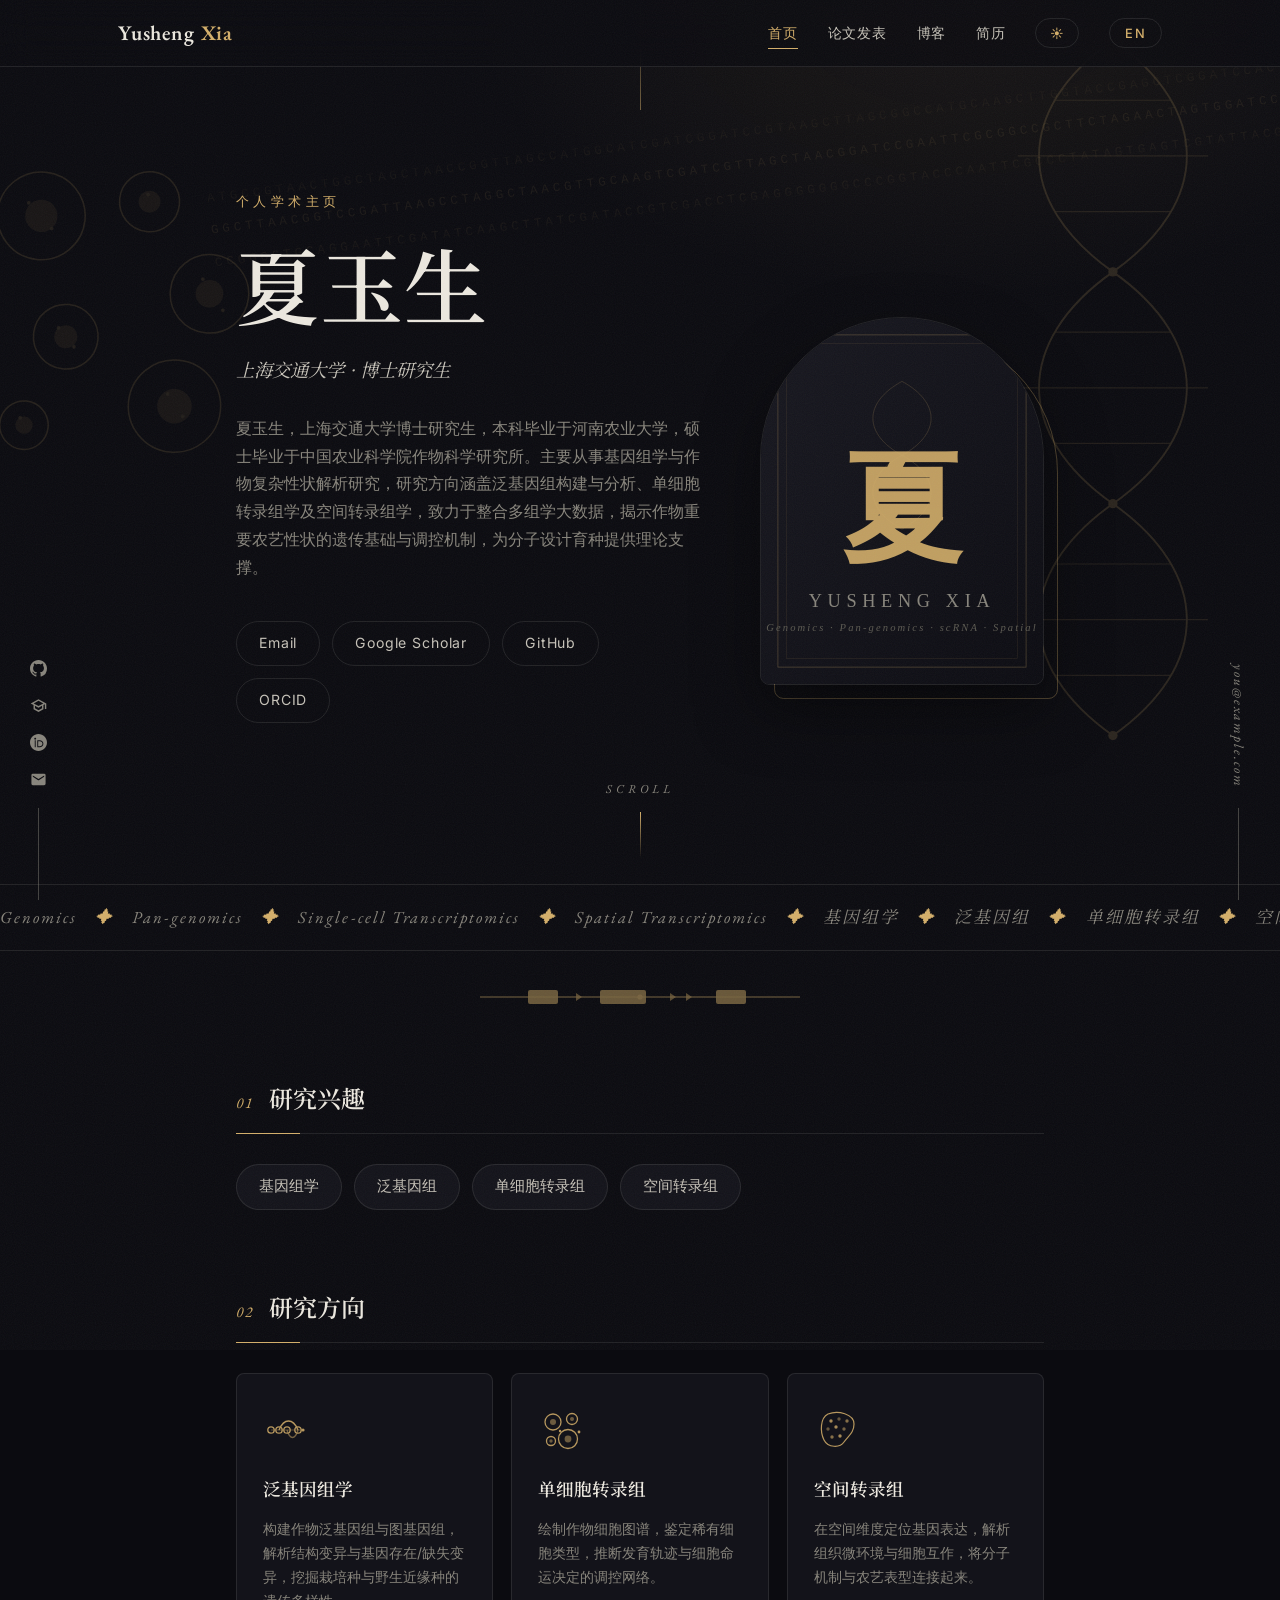
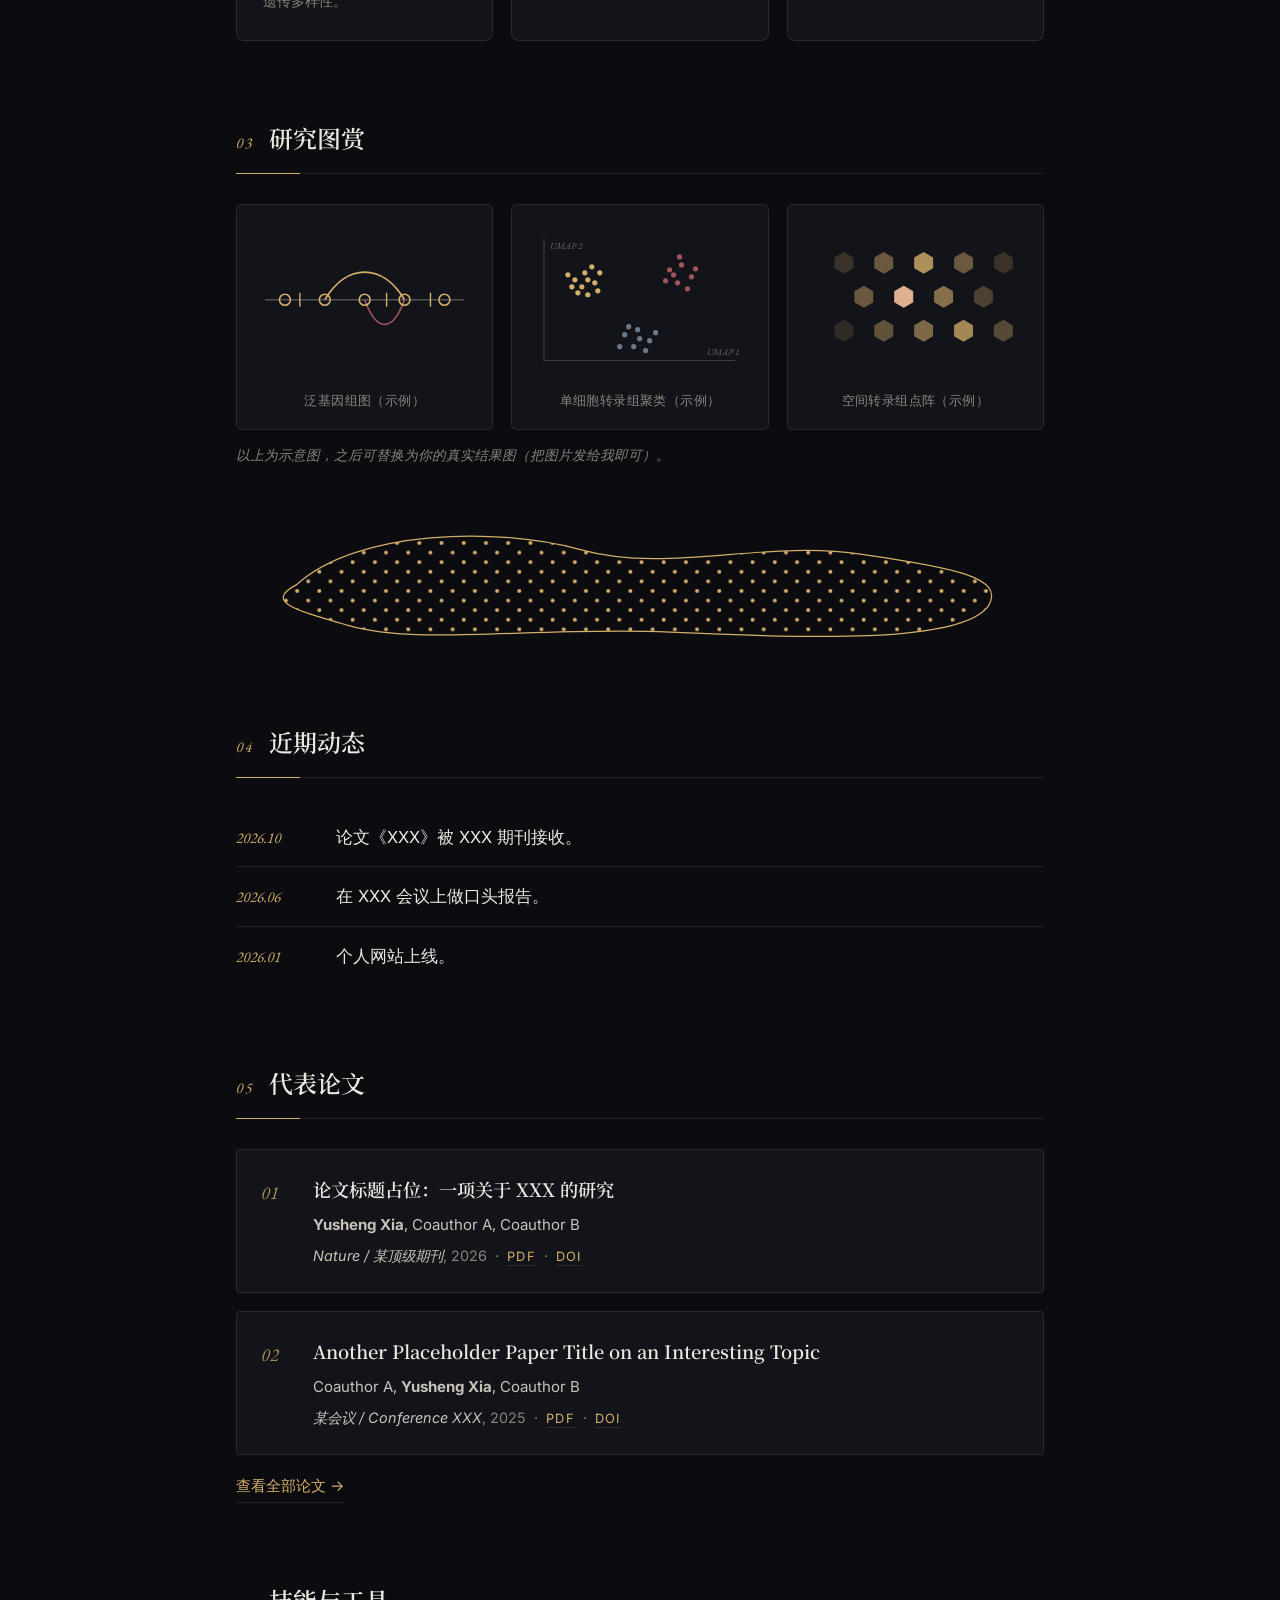
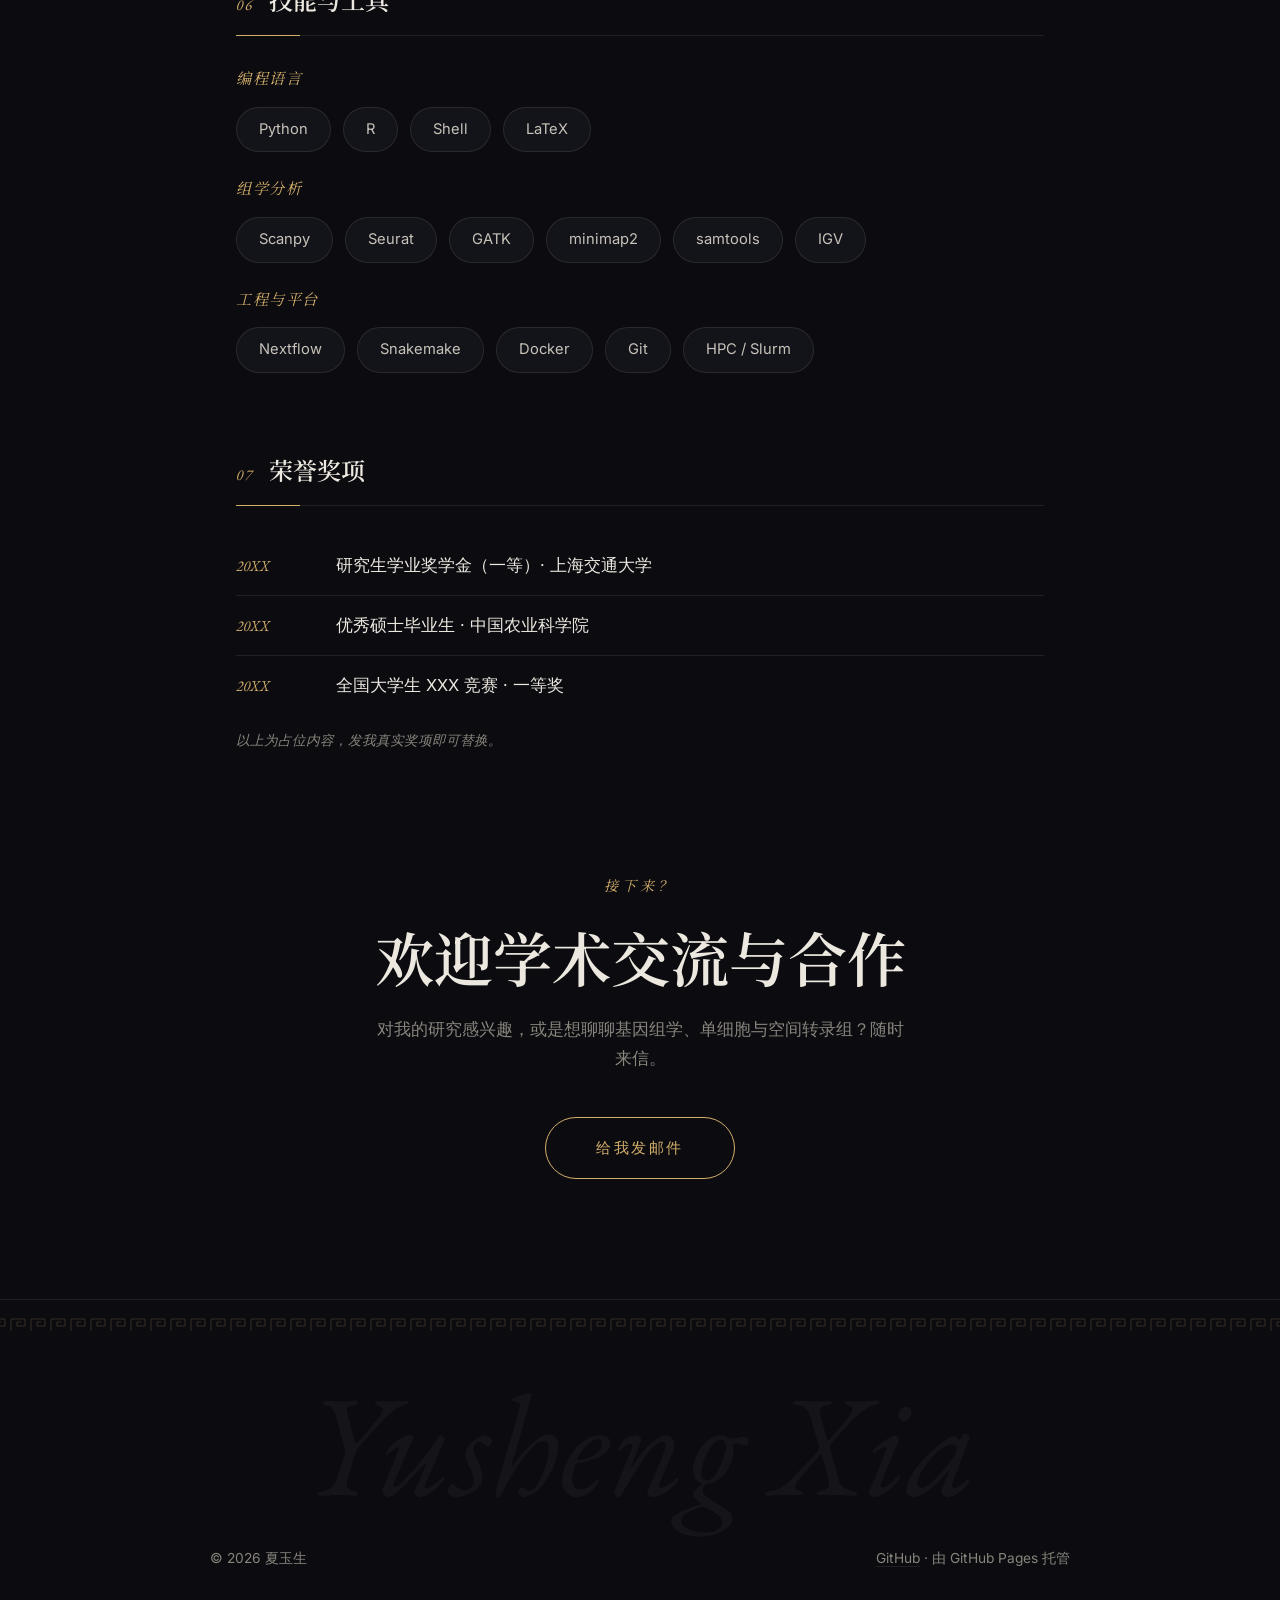
<file: index.html>
<!DOCTYPE html>
<html lang="zh-CN" data-lang="zh" data-theme="dark">
<head>
  <meta charset="UTF-8">
  <meta name="viewport" content="width=device-width, initial-scale=1.0">
  <title>夏玉生 · Yusheng Xia</title>
  <meta name="description" content="夏玉生的个人学术主页：基因组学、泛基因组、单细胞与空间转录组学研究 | Personal academic homepage of Yusheng Xia">
  <link rel="preconnect" href="https://fonts.googleapis.com">
  <link rel="preconnect" href="https://fonts.gstatic.com" crossorigin>
  <link href="https://fonts.googleapis.com/css2?family=Cormorant+Garamond:ital,wght@0,300;0,400;0,500;1,300;1,400&family=EB+Garamond:ital,wght@0,400;0,500;0,600;1,400&family=Noto+Serif+SC:wght@400;500;600;700&family=Inter:wght@300;400;500&display=swap" rel="stylesheet">
  <link rel="stylesheet" href="assets/css/style.css">
</head>
<body>
  <div class="grain" aria-hidden="true"></div>
  <div class="grid-lines" aria-hidden="true"></div>

  <aside class="rail rail-left" aria-hidden="true">
    <a href="https://github.com/yusheng-XIA" target="_blank" rel="noopener" aria-label="GitHub">
      <svg viewBox="0 0 16 16" width="17" height="17" fill="currentColor"><path d="M8 0C3.58 0 0 3.58 0 8c0 3.54 2.29 6.53 5.47 7.59.4.07.55-.17.55-.38 0-.19-.01-.82-.01-1.49-2.01.37-2.53-.49-2.69-.94-.09-.23-.48-.94-.82-1.13-.28-.15-.68-.52-.01-.53.63-.01 1.08.58 1.23.82.72 1.21 1.87.87 2.33.66.07-.52.28-.87.51-1.07-1.78-.2-3.64-.89-3.64-3.95 0-.87.31-1.59.82-2.15-.08-.2-.36-1.02.08-2.12 0 0 .67-.21 2.2.82.64-.18 1.32-.27 2-.27s1.36.09 2 .27c1.53-1.04 2.2-.82 2.2-.82.44 1.1.16 1.92.08 2.12.51.56.82 1.27.82 2.15 0 3.07-1.87 3.75-3.65 3.95.29.25.54.73.54 1.48 0 1.07-.01 1.93-.01 2.2 0 .21.15.46.55.38A8.01 8.01 0 0 0 16 8c0-4.42-3.58-8-8-8Z"/></svg>
    </a>
    <a href="https://scholar.google.com" target="_blank" rel="noopener" aria-label="Google Scholar">
      <svg viewBox="0 0 24 24" width="17" height="17" fill="currentColor"><path d="M12 3 1 9l4 2.18v6L12 21l7-3.82v-6l2-1.09V17h2V9L12 3Zm6.82 6L12 12.72 5.18 9 12 5.28 18.82 9ZM17 15.99l-5 2.73-5-2.73v-3.72L12 15l5-2.73v3.72Z"/></svg>
    </a>
    <a href="https://orcid.org" target="_blank" rel="noopener" aria-label="ORCID">
      <svg viewBox="0 0 24 24" width="17" height="17" fill="currentColor"><path d="M12 0C5.37 0 0 5.37 0 12s5.37 12 12 12 12-5.37 12-12S18.63 0 12 0ZM7.37 5.3c.73 0 1.32.6 1.32 1.32 0 .73-.6 1.32-1.32 1.32A1.31 1.31 0 0 1 6.05 6.6c0-.72.59-1.3 1.32-1.3Zm-.65 3.6h1.3v9.75h-1.3V8.9Zm3.55 0h3.6c2.6 0 5.02 1.97 5.02 4.87 0 2.9-2.42 4.88-5.02 4.88h-3.6V8.9Zm1.3 1.28v7.2h2.3c2.03 0 3.7-1.6 3.7-3.6 0-2.01-1.67-3.6-3.7-3.6h-2.3Z"/></svg>
    </a>
    <a href="mailto:you@example.com" aria-label="Email">
      <svg viewBox="0 0 24 24" width="17" height="17" fill="currentColor"><path d="M20 4H4a2 2 0 0 0-2 2v12a2 2 0 0 0 2 2h16a2 2 0 0 0 2-2V6a2 2 0 0 0-2-2Zm0 4.24-7.44 4.65a1 1 0 0 1-1.12 0L4 8.24V6.4l8 5 8-5v1.84Z"/></svg>
    </a>
    <span class="rail-line"></span>
  </aside>
  <aside class="rail rail-right" aria-hidden="true">
    <a href="mailto:you@example.com" class="rail-mail">you@example.com</a>
    <span class="rail-line"></span>
  </aside>

  <nav class="nav">
    <div class="nav-inner">
      <a href="index.html" class="nav-brand">Yusheng <em>Xia</em></a>
      <div class="nav-links">
        <a href="index.html" class="active"><span class="lang lang-zh">首页</span><span class="lang lang-en">Home</span></a>
        <a href="publications.html"><span class="lang lang-zh">论文发表</span><span class="lang lang-en">Publications</span></a>
        <a href="blog.html"><span class="lang lang-zh">博客</span><span class="lang lang-en">Blog</span></a>
        <a href="cv.html"><span class="lang lang-zh">简历</span><span class="lang lang-en">CV</span></a>
        <button id="theme-toggle" class="theme-toggle" aria-label="Toggle theme">☀</button>
        <button id="lang-toggle" class="lang-toggle" aria-label="Switch language">EN</button>
      </div>
    </div>
  </nav>

  <header class="hero">
    <div class="seq-texture" aria-hidden="true">ATGCCGTAACTGGCTAGCTAACCGGTTAGCCATGGCATCGATCGGATCCGTAAGCTTAGCGGCCATGCAAGCTTGGTACCGAGCTCGGATCCACTAGT
GGCTTAACGGTCCGATTAAGCCTAGGCTAACGTTGCAAGTCGATCGTTAGCTAACGGATCCGAATTCGCGGCCGCTTCTAGAACTAGTGGATCCCC
CCGGGCTGCAGGAATTCGATATCAAGCTTATCGATACCGTCGACCTCGAGGGGGGGCCCGGTACCCAATTCGCCCTATAGTGAGTCGTATTACGCG</div>
    <svg class="helix" viewBox="0 0 200 640" aria-hidden="true">
      <path d="M100,0 C185,60 185,140 100,200 C15,260 15,340 100,400 C185,460 185,540 100,600" fill="none"/>
      <path d="M100,0 C15,60 15,140 100,200 C185,260 185,340 100,400 C15,460 15,540 100,600" fill="none"/>
      <line x1="150" y1="52" x2="50" y2="52"/>
      <line x1="182" y1="100" x2="18" y2="100"/>
      <line x1="150" y1="148" x2="50" y2="148"/>
      <line x1="50" y1="252" x2="150" y2="252"/>
      <line x1="18" y1="300" x2="182" y2="300"/>
      <line x1="50" y1="348" x2="150" y2="348"/>
      <line x1="150" y1="452" x2="50" y2="452"/>
      <line x1="182" y1="500" x2="18" y2="500"/>
      <line x1="150" y1="548" x2="50" y2="548"/>
      <circle cx="100" cy="0" r="4"/>
      <circle cx="100" cy="200" r="4"/>
      <circle cx="100" cy="400" r="4"/>
      <circle cx="100" cy="600" r="4"/>
    </svg>
    <svg class="cells-texture" viewBox="0 0 260 300" aria-hidden="true">
      <g class="cell">
        <circle class="membrane" cx="60" cy="70" r="38"/><circle class="nucleus" cx="60" cy="70" r="14"/>
      </g>
      <g class="cell">
        <circle class="membrane" cx="152" cy="48" r="26"/><circle class="nucleus" cx="152" cy="48" r="9.5"/>
      </g>
      <g class="cell">
        <circle class="membrane" cx="212" cy="122" r="34"/><circle class="nucleus" cx="212" cy="122" r="12"/>
      </g>
      <g class="cell">
        <circle class="membrane" cx="92" cy="172" r="28"/><circle class="nucleus" cx="92" cy="172" r="10"/>
      </g>
      <g class="cell">
        <circle class="membrane" cx="192" cy="222" r="40"/><circle class="nucleus" cx="192" cy="222" r="15"/>
      </g>
      <g class="cell">
        <circle class="membrane" cx="64" cy="252" r="21"/><circle class="nucleus" cx="64" cy="252" r="7.5"/>
      </g>
      <g class="transcripts">
        <circle cx="48" cy="60" r="1.6"/><circle cx="70" cy="80" r="1.6"/><circle cx="205" cy="110" r="1.6"/>
        <circle cx="225" cy="135" r="1.6"/><circle cx="85" cy="165" r="1.6"/><circle cx="100" cy="180" r="1.6"/>
        <circle cx="185" cy="212" r="1.6"/><circle cx="200" cy="230" r="1.6"/><circle cx="150" cy="42" r="1.6"/>
        <circle cx="60" cy="246" r="1.6"/>
      </g>
    </svg>
    <div class="container hero-grid">
      <div class="hero-text">
      <p class="hero-kicker reveal">
        <span class="lang lang-zh">个人学术主页</span><span class="lang lang-en">Personal Academic Homepage</span>
      </p>
      <h1 class="hero-name reveal">
        <span class="lang lang-zh">夏玉生</span><span class="lang lang-en">Yusheng Xia</span>
      </h1>
      <p class="hero-title reveal">
        <span class="lang lang-zh">上海交通大学 · 博士研究生</span>
        <span class="lang lang-en">Ph.D. Candidate, Shanghai Jiao Tong University</span>
      </p>
      <p class="hero-bio reveal">
        <span class="lang lang-zh">夏玉生，上海交通大学博士研究生，本科毕业于河南农业大学，硕士毕业于中国农业科学院作物科学研究所。主要从事基因组学与作物复杂性状解析研究，研究方向涵盖泛基因组构建与分析、单细胞转录组学及空间转录组学，致力于整合多组学大数据，揭示作物重要农艺性状的遗传基础与调控机制，为分子设计育种提供理论支撑。</span>
        <span class="lang lang-en">Yusheng Xia is a Ph.D. candidate at Shanghai Jiao Tong University. He received his B.S. degree from Henan Agricultural University and his M.S. degree from the Institute of Crop Sciences, Chinese Academy of Agricultural Sciences. His research focuses on genomics and the dissection of complex traits in crops, spanning pan-genome construction and analysis, single-cell transcriptomics, and spatial transcriptomics. By integrating multi-omics data, he aims to unravel the genetic basis and regulatory mechanisms underlying key agronomic traits, providing theoretical support for molecular design breeding.</span>
      </p>
      <div class="hero-links reveal">
        <a href="mailto:you@example.com">Email</a>
        <a href="https://scholar.google.com" target="_blank" rel="noopener">Google Scholar</a>
        <a href="https://github.com/yusheng-XIA" target="_blank" rel="noopener">GitHub</a>
        <a href="https://orcid.org" target="_blank" rel="noopener">ORCID</a>
      </div>
      </div>
      <div class="portrait reveal">
        <img src="assets/img/portrait.svg" alt="夏玉生 Yusheng Xia">
      </div>
    </div>

    <a class="scroll-hint" href="#main-content" aria-hidden="true">
      <span class="scroll-hint-text">Scroll</span>
      <span class="scroll-hint-line"></span>
    </a>

    <div class="marquee" aria-hidden="true">
      <div class="marquee-track">
        <span>Genomics<b>✦</b>Pan-genomics<b>✦</b>Single-cell Transcriptomics<b>✦</b>Spatial Transcriptomics<b>✦</b>基因组学<b>✦</b>泛基因组<b>✦</b>单细胞转录组<b>✦</b>空间转录组<b>✦</b></span><span>Genomics<b>✦</b>Pan-genomics<b>✦</b>Single-cell Transcriptomics<b>✦</b>Spatial Transcriptomics<b>✦</b>基因组学<b>✦</b>泛基因组<b>✦</b>单细胞转录组<b>✦</b>空间转录组<b>✦</b></span>
      </div>
    </div>
  </header>

  <div class="ornament" aria-hidden="true">
    <svg viewBox="0 0 320 24" width="320" height="24">
      <line x1="0" y1="12" x2="320" y2="12"/>
      <rect x="48" y="5" width="30" height="14" rx="2"/>
      <rect x="120" y="5" width="46" height="14" rx="2"/>
      <rect x="236" y="5" width="30" height="14" rx="2"/>
      <path d="M96,8 l6,4 l-6,4 z"/>
      <path d="M190,8 l6,4 l-6,4 z"/>
      <path d="M206,8 l6,4 l-6,4 z"/>
      <circle cx="160" cy="12" r="2.6"/>
    </svg>
  </div>

  <main class="container" id="main-content">

    <section class="section reveal">
      <h2 class="section-title">
        <span class="lang lang-zh">研究兴趣</span><span class="lang lang-en">Research Interests</span>
      </h2>
      <div class="chips">
        <span class="chip"><span class="lang lang-zh">基因组学</span><span class="lang lang-en">Genomics</span></span>
        <span class="chip"><span class="lang lang-zh">泛基因组</span><span class="lang lang-en">Pan-genomics</span></span>
        <span class="chip"><span class="lang lang-zh">单细胞转录组</span><span class="lang lang-en">Single-cell Transcriptomics</span></span>
        <span class="chip"><span class="lang lang-zh">空间转录组</span><span class="lang lang-en">Spatial Transcriptomics</span></span>
      </div>
    </section>

    <section class="section reveal">
      <h2 class="section-title">
        <span class="lang lang-zh">研究方向</span><span class="lang lang-en">Research Directions</span>
      </h2>
      <div class="dir-grid">
        <div class="dir-card">
          <div class="dir-icon">
            <svg viewBox="0 0 48 48" aria-hidden="true">
              <path d="M8 24 H40" stroke="currentColor" stroke-width="1.1" opacity=".4" fill="none"/>
              <path d="M16 24 C21 12 30 12 35 24" stroke="currentColor" stroke-width="1.3" fill="none"/>
              <path d="M24 24 C27 34 32 34 35 24" stroke="currentColor" stroke-width="1.3" fill="none" opacity=".6"/>
              <circle cx="8" cy="24" r="3.2" fill="none" stroke="currentColor" stroke-width="1.3"/>
              <circle cx="16" cy="24" r="3.2" fill="none" stroke="currentColor" stroke-width="1.3"/>
              <circle cx="24" cy="24" r="3.2" fill="none" stroke="currentColor" stroke-width="1.3"/>
              <circle cx="35" cy="24" r="3.2" fill="none" stroke="currentColor" stroke-width="1.3"/>
              <circle cx="40" cy="24" r="1.6" fill="currentColor"/>
            </svg>
          </div>
          <h3 class="dir-title">
            <span class="lang lang-zh">泛基因组学</span><span class="lang lang-en">Pan-genomics</span>
          </h3>
          <p class="dir-desc">
            <span class="lang lang-zh">构建作物泛基因组与图基因组，解析结构变异与基因存在/缺失变异，挖掘栽培种与野生近缘种的遗传多样性。</span>
            <span class="lang lang-en">Constructing crop pan-genomes and graph genomes to resolve structural and presence/absence variation, mining genetic diversity across cultivars and wild relatives.</span>
          </p>
        </div>
        <div class="dir-card">
          <div class="dir-icon">
            <svg viewBox="0 0 48 48" aria-hidden="true">
              <circle cx="15" cy="16" r="8" fill="none" stroke="currentColor" stroke-width="1.3"/>
              <circle cx="15" cy="16" r="3" fill="currentColor" opacity=".55"/>
              <circle cx="34" cy="13" r="5.5" fill="none" stroke="currentColor" stroke-width="1.3"/>
              <circle cx="34" cy="13" r="2" fill="currentColor" opacity=".55"/>
              <circle cx="30" cy="33" r="9.5" fill="none" stroke="currentColor" stroke-width="1.3"/>
              <circle cx="30" cy="33" r="3.4" fill="currentColor" opacity=".55"/>
              <circle cx="13" cy="35" r="4.5" fill="none" stroke="currentColor" stroke-width="1.3"/>
              <circle cx="13" cy="35" r="1.7" fill="currentColor" opacity=".55"/>
              <circle cx="41" cy="26" r="1.4" fill="currentColor"/>
              <circle cx="22" cy="25" r="1.2" fill="currentColor"/>
            </svg>
          </div>
          <h3 class="dir-title">
            <span class="lang lang-zh">单细胞转录组</span><span class="lang lang-en">Single-cell Transcriptomics</span>
          </h3>
          <p class="dir-desc">
            <span class="lang lang-zh">绘制作物细胞图谱，鉴定稀有细胞类型，推断发育轨迹与细胞命运决定的调控网络。</span>
            <span class="lang lang-en">Charting crop cell atlases, identifying rare cell types, and inferring developmental trajectories and the regulatory networks that determine cell fate.</span>
          </p>
        </div>
        <div class="dir-card">
          <div class="dir-icon">
            <svg viewBox="0 0 48 48" aria-hidden="true">
              <path d="M14 8 C24 4 40 8 40 18 C40 27 34 30 30 36 C26 42 14 42 10 34 C6 26 6 12 14 8 Z" fill="none" stroke="currentColor" stroke-width="1.2"/>
              <g fill="currentColor">
                <circle cx="17" cy="15" r="1.7" opacity=".9"/>
                <circle cx="25" cy="13" r="1.7" opacity=".5"/>
                <circle cx="33" cy="15" r="1.7" opacity=".7"/>
                <circle cx="14" cy="23" r="1.7" opacity=".5"/>
                <circle cx="22" cy="21" r="1.7" opacity=".9"/>
                <circle cx="30" cy="23" r="1.7" opacity=".6"/>
                <circle cx="18" cy="31" r="1.7" opacity=".7"/>
                <circle cx="26" cy="30" r="1.7" opacity=".9"/>
              </g>
            </svg>
          </div>
          <h3 class="dir-title">
            <span class="lang lang-zh">空间转录组</span><span class="lang lang-en">Spatial Transcriptomics</span>
          </h3>
          <p class="dir-desc">
            <span class="lang lang-zh">在空间维度定位基因表达，解析组织微环境与细胞互作，将分子机制与农艺表型连接起来。</span>
            <span class="lang lang-en">Mapping gene expression in its spatial context to dissect tissue microenvironments and cell–cell interactions, linking molecular mechanisms to agronomic phenotypes.</span>
          </p>
        </div>
      </div>
    </section>

    <section class="section reveal">
      <h2 class="section-title">
        <span class="lang lang-zh">研究图赏</span><span class="lang lang-en">Research in Figures</span>
      </h2>
      <div class="figure-grid">
        <figure class="figure-card">
          <svg viewBox="0 0 220 150" aria-hidden="true">
            <path d="M10,75 H210" stroke="currentColor" stroke-width="1.4" opacity=".35" fill="none"/>
            <path d="M70,75 C92,38 128,38 150,75" stroke="#d4af6a" stroke-width="1.6" fill="none"/>
            <path d="M110,75 C122,108 138,108 150,75" stroke="#a4535c" stroke-width="1.6" fill="none"/>
            <line x1="45" y1="68" x2="45" y2="82" stroke="#d4af6a" stroke-width="1.4"/>
            <line x1="132" y1="68" x2="132" y2="82" stroke="#d4af6a" stroke-width="1.4"/>
            <line x1="176" y1="68" x2="176" y2="82" stroke="#d4af6a" stroke-width="1.4"/>
            <circle cx="30" cy="75" r="5.5" fill="none" stroke="#d4af6a" stroke-width="1.6"/>
            <circle cx="70" cy="75" r="5.5" fill="none" stroke="#d4af6a" stroke-width="1.6"/>
            <circle cx="110" cy="75" r="5.5" fill="none" stroke="#d4af6a" stroke-width="1.6"/>
            <circle cx="150" cy="75" r="5.5" fill="none" stroke="#d4af6a" stroke-width="1.6"/>
            <circle cx="190" cy="75" r="5.5" fill="none" stroke="#d4af6a" stroke-width="1.6"/>
          </svg>
          <figcaption><span class="lang lang-zh">泛基因组图（示例）</span><span class="lang lang-en">Pan-genome graph (placeholder)</span></figcaption>
        </figure>
        <figure class="figure-card">
          <svg viewBox="0 0 220 150" aria-hidden="true">
            <line x1="14" y1="136" x2="14" y2="14" stroke="currentColor" stroke-width="1" opacity=".25"/>
            <line x1="14" y1="136" x2="206" y2="136" stroke="currentColor" stroke-width="1" opacity=".25"/>
            <g fill="#d4af6a">
              <circle cx="45" cy="55" r="2.6"/><circle cx="55" cy="48" r="2.6"/><circle cx="65" cy="58" r="2.6"/>
              <circle cx="58" cy="70" r="2.6"/><circle cx="48" cy="68" r="2.6"/><circle cx="70" cy="48" r="2.6"/>
              <circle cx="62" cy="42" r="2.6"/><circle cx="52" cy="62" r="2.6"/><circle cx="68" cy="66" r="2.6"/>
              <circle cx="42" cy="62" r="2.6"/><circle cx="58" cy="55" r="2.6"/><circle cx="38" cy="50" r="2.6"/>
            </g>
            <g fill="#a4535c">
              <circle cx="140" cy="45" r="2.6"/><circle cx="152" cy="40" r="2.6"/><circle cx="162" cy="52" r="2.6"/>
              <circle cx="148" cy="58" r="2.6"/><circle cx="158" cy="64" r="2.6"/><circle cx="136" cy="56" r="2.6"/>
              <circle cx="166" cy="44" r="2.6"/><circle cx="150" cy="32" r="2.6"/><circle cx="144" cy="50" r="2.6"/>
            </g>
            <g fill="#6a7a8c">
              <circle cx="95" cy="110" r="2.6"/><circle cx="108" cy="105" r="2.6"/><circle cx="120" cy="116" r="2.6"/>
              <circle cx="104" cy="122" r="2.6"/><circle cx="116" cy="126" r="2.6"/><circle cx="90" cy="122" r="2.6"/>
              <circle cx="126" cy="108" r="2.6"/><circle cx="110" cy="114" r="2.6"/><circle cx="99" cy="102" r="2.6"/>
            </g>
            <text x="20" y="24" font-family="'EB Garamond',serif" font-style="italic" font-size="9" fill="currentColor" opacity=".5">UMAP 2</text>
            <text x="178" y="130" font-family="'EB Garamond',serif" font-style="italic" font-size="9" fill="currentColor" opacity=".5">UMAP 1</text>
          </svg>
          <figcaption><span class="lang lang-zh">单细胞转录组聚类（示例）</span><span class="lang lang-en">scRNA-seq clusters (placeholder)</span></figcaption>
        </figure>
        <figure class="figure-card">
          <svg viewBox="0 0 220 150" aria-hidden="true">
            <defs>
              <path id="hx" d="M0,-11 L9.5,-5.5 V5.5 L0,11 L-9.5,5.5 V-5.5 Z"/>
            </defs>
            <g fill="#d4af6a">
              <use href="#hx" transform="translate(38,38)" opacity=".2"/>
              <use href="#hx" transform="translate(78,38)" opacity=".45"/>
              <use href="#hx" transform="translate(118,38)" opacity=".8"/>
              <use href="#hx" transform="translate(158,38)" opacity=".45"/>
              <use href="#hx" transform="translate(198,38)" opacity=".2"/>
              <use href="#hx" transform="translate(58,72)" opacity=".45"/>
              <use href="#hx" transform="translate(98,72)" opacity=".8"/>
              <use href="#hx" transform="translate(138,72)" opacity=".6"/>
              <use href="#hx" transform="translate(178,72)" opacity=".3"/>
              <use href="#hx" transform="translate(38,106)" opacity=".15"/>
              <use href="#hx" transform="translate(78,106)" opacity=".4"/>
              <use href="#hx" transform="translate(118,106)" opacity=".55"/>
              <use href="#hx" transform="translate(158,106)" opacity=".75"/>
              <use href="#hx" transform="translate(198,106)" opacity=".35"/>
            </g>
            <g fill="#a4535c">
              <use href="#hx" transform="translate(98,72)" opacity=".9" style="mix-blend-mode:screen"/>
            </g>
          </svg>
          <figcaption><span class="lang lang-zh">空间转录组点阵（示例）</span><span class="lang lang-en">Spatial transcriptomics (placeholder)</span></figcaption>
        </figure>
      </div>
      <p class="figure-note">
        <span class="lang lang-zh">以上为示意图，之后可替换为你的真实结果图（把图片发给我即可）。</span>
        <span class="lang lang-en">Placeholders shown here — send me your real figures and I'll swap them in.</span>
      </p>
    </section>

    <div class="tissue-band reveal" aria-hidden="true">
      <svg viewBox="0 0 800 130" preserveAspectRatio="xMidYMid meet">
        <defs>
          <pattern id="tissue-spots" width="22" height="19" patternUnits="userSpaceOnUse">
            <circle cx="5.5" cy="4.75" r="2" fill="currentColor"/>
            <circle cx="16.5" cy="14.25" r="2" fill="currentColor"/>
          </pattern>
        </defs>
        <path d="M60,65 C120,10 260,8 340,30 C430,55 520,20 620,35 C710,48 762,58 745,86 C718,124 560,118 430,112 C300,106 180,126 110,105 C58,90 28,82 60,65 Z"
              fill="url(#tissue-spots)" stroke="currentColor" stroke-width="1.2"/>
      </svg>
    </div>

    <section class="section reveal">
      <h2 class="section-title">
        <span class="lang lang-zh">近期动态</span><span class="lang lang-en">News</span>
      </h2>
      <ul class="news-list">
        <li>
          <span class="news-date">2026.10</span>
          <span class="lang lang-zh">论文《XXX》被 XXX 期刊接收。</span>
          <span class="lang lang-en">Our paper "XXX" was accepted by XXX.</span>
        </li>
        <li>
          <span class="news-date">2026.06</span>
          <span class="lang lang-zh">在 XXX 会议上做口头报告。</span>
          <span class="lang lang-en">Gave an oral presentation at XXX Conference.</span>
        </li>
        <li>
          <span class="news-date">2026.01</span>
          <span class="lang lang-zh">个人网站上线。</span>
          <span class="lang lang-en">This website went online.</span>
        </li>
      </ul>
    </section>

    <section class="section reveal">
      <h2 class="section-title">
        <span class="lang lang-zh">代表论文</span><span class="lang lang-en">Selected Publications</span>
      </h2>
      <ul class="pub-list">
        <li class="pub-item">
          <p class="pub-title">论文标题占位：一项关于 XXX 的研究</p>
          <p class="pub-authors"><strong>Yusheng Xia</strong>, Coauthor A, Coauthor B</p>
          <p class="pub-venue"><em>Nature / 某顶级期刊</em>, 2026 &nbsp;·&nbsp; <a href="#">PDF</a> &nbsp;·&nbsp; <a href="#">DOI</a></p>
        </li>
        <li class="pub-item">
          <p class="pub-title">Another Placeholder Paper Title on an Interesting Topic</p>
          <p class="pub-authors">Coauthor A, <strong>Yusheng Xia</strong>, Coauthor B</p>
          <p class="pub-venue"><em>某会议 / Conference XXX</em>, 2025 &nbsp;·&nbsp; <a href="#">PDF</a> &nbsp;·&nbsp; <a href="#">DOI</a></p>
        </li>
      </ul>
      <p class="more-link"><a href="publications.html"><span class="lang lang-zh">查看全部论文 →</span><span class="lang lang-en">All publications →</span></a></p>
    </section>

    <section class="section reveal">
      <h2 class="section-title">
        <span class="lang lang-zh">技能与工具</span><span class="lang lang-en">Skills &amp; Tools</span>
      </h2>
      <div class="skill-groups">
        <div class="skill-group">
          <h3 class="skill-label"><span class="lang lang-zh">编程语言</span><span class="lang lang-en">Languages</span></h3>
          <div class="chips">
            <span class="chip">Python</span><span class="chip">R</span><span class="chip">Shell</span><span class="chip">LaTeX</span>
          </div>
        </div>
        <div class="skill-group">
          <h3 class="skill-label"><span class="lang lang-zh">组学分析</span><span class="lang lang-en">Omics Analysis</span></h3>
          <div class="chips">
            <span class="chip">Scanpy</span><span class="chip">Seurat</span><span class="chip">GATK</span><span class="chip">minimap2</span><span class="chip">samtools</span><span class="chip">IGV</span>
          </div>
        </div>
        <div class="skill-group">
          <h3 class="skill-label"><span class="lang lang-zh">工程与平台</span><span class="lang lang-en">Engineering</span></h3>
          <div class="chips">
            <span class="chip">Nextflow</span><span class="chip">Snakemake</span><span class="chip">Docker</span><span class="chip">Git</span><span class="chip">HPC / Slurm</span>
          </div>
        </div>
      </div>
    </section>

    <section class="section reveal">
      <h2 class="section-title">
        <span class="lang lang-zh">荣誉奖项</span><span class="lang lang-en">Honors &amp; Awards</span>
      </h2>
      <ul class="news-list">
        <li>
          <span class="news-date">20XX</span>
          <span class="lang lang-zh">研究生学业奖学金（一等）· 上海交通大学</span>
          <span class="lang lang-en">First-class Graduate Scholarship, SJTU</span>
        </li>
        <li>
          <span class="news-date">20XX</span>
          <span class="lang lang-zh">优秀硕士毕业生 · 中国农业科学院</span>
          <span class="lang lang-en">Outstanding Master's Graduate, CAAS</span>
        </li>
        <li>
          <span class="news-date">20XX</span>
          <span class="lang lang-zh">全国大学生 XXX 竞赛 · 一等奖</span>
          <span class="lang lang-en">First Prize, National XXX Competition</span>
        </li>
      </ul>
      <p class="figure-note">
        <span class="lang lang-zh">以上为占位内容，发我真实奖项即可替换。</span>
        <span class="lang lang-en">Placeholders — send me your real awards and I'll swap them in.</span>
      </p>
    </section>

    <section class="section reveal contact-section">
      <p class="contact-kicker"><span class="lang lang-zh">接下来？</span><span class="lang lang-en">What's Next?</span></p>
      <h2 class="contact-title">
        <span class="lang lang-zh">欢迎学术交流与合作</span><span class="lang lang-en">Open to Exchange &amp; Collaboration</span>
      </h2>
      <p class="contact-sub">
        <span class="lang lang-zh">对我的研究感兴趣，或是想聊聊基因组学、单细胞与空间转录组？随时来信。</span>
        <span class="lang lang-en">Interested in my research, or just want to chat about genomics, single-cell or spatial transcriptomics? My inbox is always open.</span>
      </p>
      <a class="contact-btn" href="mailto:you@example.com">
        <span class="lang lang-zh">给我发邮件</span><span class="lang lang-en">Get in Touch</span>
      </a>
    </section>

  </main>

  <footer class="footer">
    <div class="footer-watermark">Yusheng Xia</div>
    <div class="container footer-inner">
      <p><span class="lang lang-zh">© 2026 夏玉生</span><span class="lang lang-en">© 2026 Yusheng Xia</span></p>
      <p>
        <a href="https://github.com/yusheng-XIA" target="_blank" rel="noopener">GitHub</a>
        <span class="lang lang-zh"> · 由 GitHub Pages 托管</span><span class="lang lang-en"> · Hosted on GitHub Pages</span>
      </p>
    </div>
  </footer>

  <script src="assets/js/main.js"></script>
</body>
</html>
</file>
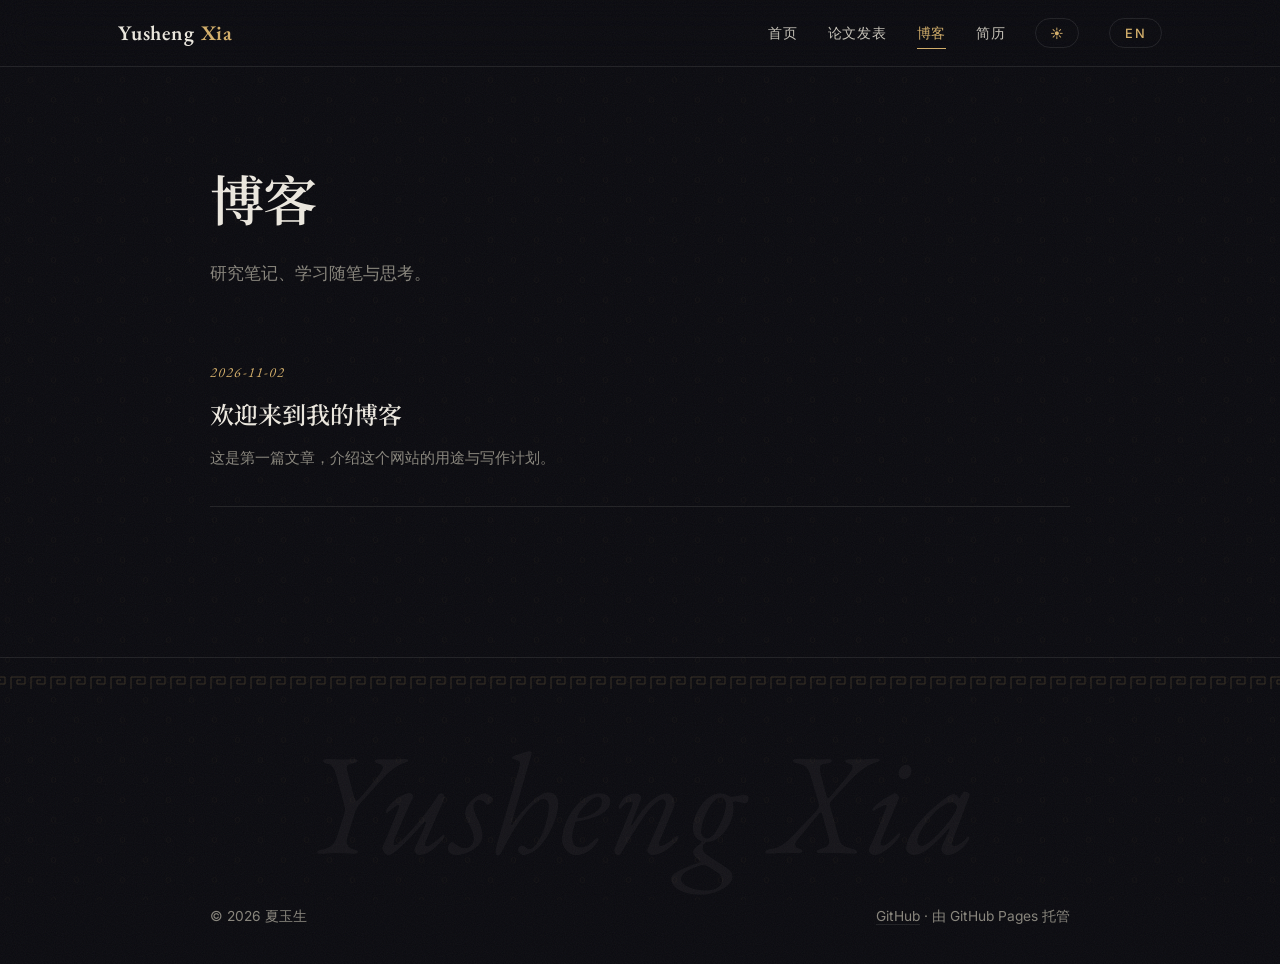
<file: blog.html>
<!DOCTYPE html>
<html lang="zh-CN" data-lang="zh" data-theme="dark">
<head>
  <meta charset="UTF-8">
  <meta name="viewport" content="width=device-width, initial-scale=1.0">
  <title>博客 · Blog — Yusheng Xia</title>
  <link rel="preconnect" href="https://fonts.googleapis.com">
  <link rel="preconnect" href="https://fonts.gstatic.com" crossorigin>
  <link href="https://fonts.googleapis.com/css2?family=EB+Garamond:ital,wght@0,400;0,500;0,600;1,400&family=Noto+Serif+SC:wght@400;500;600;700&family=Inter:wght@300;400;500&display=swap" rel="stylesheet">
  <link rel="stylesheet" href="assets/css/style.css">
</head>
<body>
  <div class="grain" aria-hidden="true"></div>

  <nav class="nav">
    <div class="nav-inner">
      <a href="index.html" class="nav-brand">Yusheng <em>Xia</em></a>
      <div class="nav-links">
        <a href="index.html"><span class="lang lang-zh">首页</span><span class="lang lang-en">Home</span></a>
        <a href="publications.html"><span class="lang lang-zh">论文发表</span><span class="lang lang-en">Publications</span></a>
        <a href="blog.html" class="active"><span class="lang lang-zh">博客</span><span class="lang lang-en">Blog</span></a>
        <a href="cv.html"><span class="lang lang-zh">简历</span><span class="lang lang-en">CV</span></a>
        <button id="theme-toggle" class="theme-toggle" aria-label="Toggle theme">☀</button>
        <button id="lang-toggle" class="lang-toggle" aria-label="Switch language">EN</button>
      </div>
    </div>
  </nav>

  <main class="container page">
    <h1 class="page-title reveal">
      <span class="lang lang-zh">博客</span><span class="lang lang-en">Blog</span>
    </h1>
    <p class="page-sub reveal">
      <span class="lang lang-zh">研究笔记、学习随笔与思考。</span>
      <span class="lang lang-en">Research notes, study logs, and reflections.</span>
    </p>
    <div id="post-list" class="post-list"></div>
  </main>

  <footer class="footer">
    <div class="footer-watermark">Yusheng Xia</div>
    <div class="container footer-inner">
      <p><span class="lang lang-zh">© 2026 夏玉生</span><span class="lang lang-en">© 2026 Yusheng Xia</span></p>
      <p>
        <a href="https://github.com/yusheng-XIA" target="_blank" rel="noopener">GitHub</a>
        <span class="lang lang-zh"> · 由 GitHub Pages 托管</span><span class="lang lang-en"> · Hosted on GitHub Pages</span>
      </p>
    </div>
  </footer>

  <script src="assets/js/main.js"></script>
  <script>loadPostList();</script>
</body>
</html>
</file>
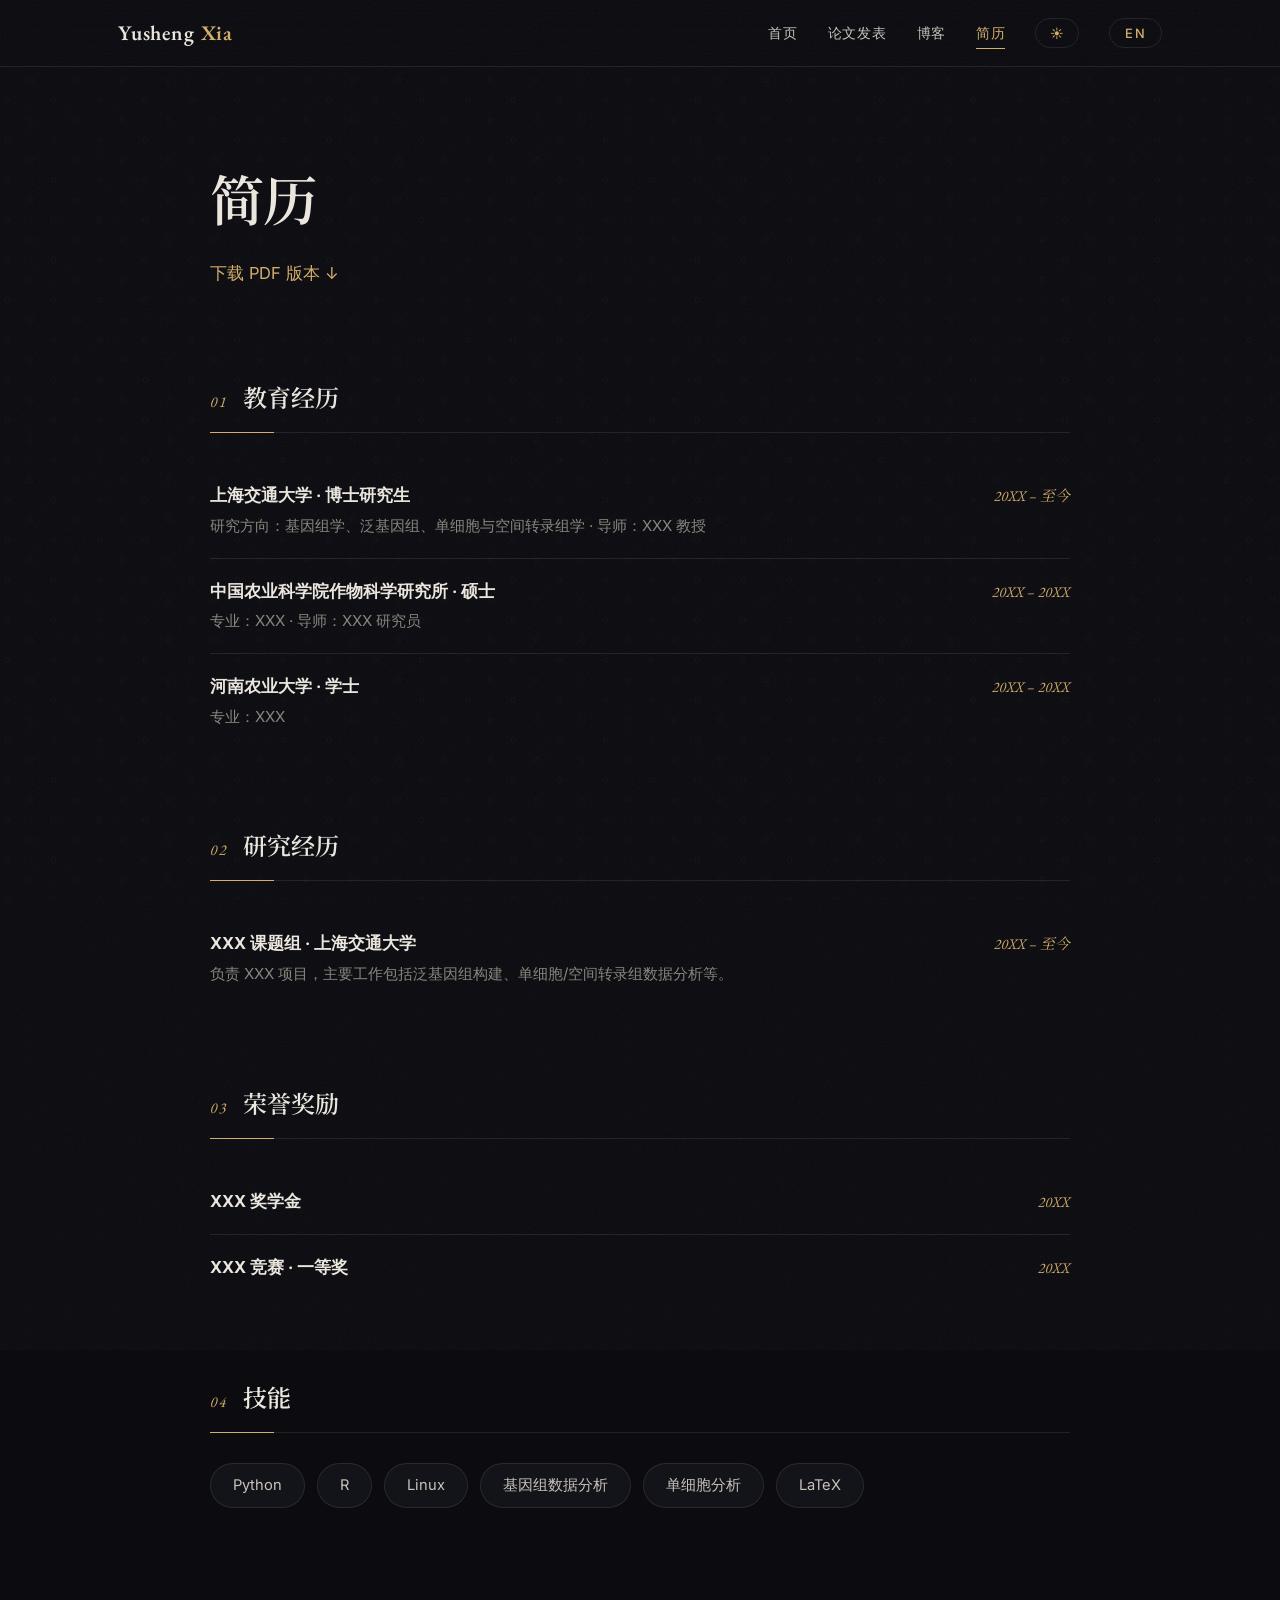
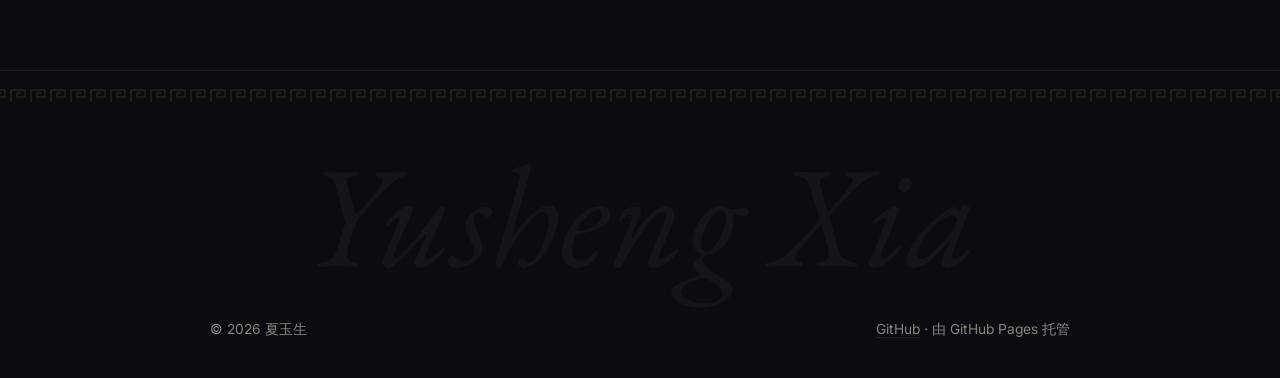
<file: cv.html>
<!DOCTYPE html>
<html lang="zh-CN" data-lang="zh" data-theme="dark">
<head>
  <meta charset="UTF-8">
  <meta name="viewport" content="width=device-width, initial-scale=1.0">
  <title>简历 · CV — Yusheng Xia</title>
  <link rel="preconnect" href="https://fonts.googleapis.com">
  <link rel="preconnect" href="https://fonts.gstatic.com" crossorigin>
  <link href="https://fonts.googleapis.com/css2?family=EB+Garamond:ital,wght@0,400;0,500;0,600;1,400&family=Noto+Serif+SC:wght@400;500;600;700&family=Inter:wght@300;400;500&display=swap" rel="stylesheet">
  <link rel="stylesheet" href="assets/css/style.css">
</head>
<body>
  <div class="grain" aria-hidden="true"></div>

  <nav class="nav">
    <div class="nav-inner">
      <a href="index.html" class="nav-brand">Yusheng <em>Xia</em></a>
      <div class="nav-links">
        <a href="index.html"><span class="lang lang-zh">首页</span><span class="lang lang-en">Home</span></a>
        <a href="publications.html"><span class="lang lang-zh">论文发表</span><span class="lang lang-en">Publications</span></a>
        <a href="blog.html"><span class="lang lang-zh">博客</span><span class="lang lang-en">Blog</span></a>
        <a href="cv.html" class="active"><span class="lang lang-zh">简历</span><span class="lang lang-en">CV</span></a>
        <button id="theme-toggle" class="theme-toggle" aria-label="Toggle theme">☀</button>
        <button id="lang-toggle" class="lang-toggle" aria-label="Switch language">EN</button>
      </div>
    </div>
  </nav>

  <main class="container page">
    <h1 class="page-title reveal">
      <span class="lang lang-zh">简历</span><span class="lang lang-en">Curriculum Vitae</span>
    </h1>
    <p class="page-sub reveal">
      <a href="#"><span class="lang lang-zh">下载 PDF 版本 ↓</span><span class="lang lang-en">Download PDF ↓</span></a>
    </p>

    <section class="section reveal">
      <h2 class="section-title"><span class="lang lang-zh">教育经历</span><span class="lang lang-en">Education</span></h2>
      <ul class="cv-list">
        <li>
          <div class="cv-row">
            <strong><span class="lang lang-zh">上海交通大学 · 博士研究生</span><span class="lang lang-en">Ph.D. Candidate, Shanghai Jiao Tong University</span></strong>
            <span class="cv-date">20XX – <span class="lang lang-zh">至今</span><span class="lang lang-en">Present</span></span>
          </div>
          <p class="cv-detail"><span class="lang lang-zh">研究方向：基因组学、泛基因组、单细胞与空间转录组学 · 导师：XXX 教授</span><span class="lang lang-en">Research: genomics, pan-genomics, single-cell & spatial transcriptomics · Advisor: Prof. XXX</span></p>
        </li>
        <li>
          <div class="cv-row">
            <strong><span class="lang lang-zh">中国农业科学院作物科学研究所 · 硕士</span><span class="lang lang-en">M.S., Institute of Crop Sciences, Chinese Academy of Agricultural Sciences</span></strong>
            <span class="cv-date">20XX – 20XX</span>
          </div>
          <p class="cv-detail"><span class="lang lang-zh">专业：XXX · 导师：XXX 研究员</span><span class="lang lang-en">Major: XXX · Advisor: Prof. XXX</span></p>
        </li>
        <li>
          <div class="cv-row">
            <strong><span class="lang lang-zh">河南农业大学 · 学士</span><span class="lang lang-en">B.S., Henan Agricultural University</span></strong>
            <span class="cv-date">20XX – 20XX</span>
          </div>
          <p class="cv-detail"><span class="lang lang-zh">专业：XXX</span><span class="lang lang-en">Major: XXX</span></p>
        </li>
      </ul>
    </section>

    <section class="section reveal">
      <h2 class="section-title"><span class="lang lang-zh">研究经历</span><span class="lang lang-en">Research Experience</span></h2>
      <ul class="cv-list">
        <li>
          <div class="cv-row">
            <strong><span class="lang lang-zh">XXX 课题组 · 上海交通大学</span><span class="lang lang-en">XXX Lab, Shanghai Jiao Tong University</span></strong>
            <span class="cv-date">20XX – <span class="lang lang-zh">至今</span><span class="lang lang-en">Present</span></span>
          </div>
          <p class="cv-detail"><span class="lang lang-zh">负责 XXX 项目，主要工作包括泛基因组构建、单细胞/空间转录组数据分析等。</span><span class="lang lang-en">Working on XXX, including pan-genome construction and single-cell / spatial transcriptomic data analysis.</span></p>
        </li>
      </ul>
    </section>

    <section class="section reveal">
      <h2 class="section-title"><span class="lang lang-zh">荣誉奖励</span><span class="lang lang-en">Honors & Awards</span></h2>
      <ul class="cv-list">
        <li>
          <div class="cv-row">
            <strong><span class="lang lang-zh">XXX 奖学金</span><span class="lang lang-en">XXX Scholarship</span></strong>
            <span class="cv-date">20XX</span>
          </div>
        </li>
        <li>
          <div class="cv-row">
            <strong><span class="lang lang-zh">XXX 竞赛 · 一等奖</span><span class="lang lang-en">First Prize, XXX Competition</span></strong>
            <span class="cv-date">20XX</span>
          </div>
        </li>
      </ul>
    </section>

    <section class="section reveal">
      <h2 class="section-title"><span class="lang lang-zh">技能</span><span class="lang lang-en">Skills</span></h2>
      <div class="chips">
        <span class="chip">Python</span>
        <span class="chip">R</span>
        <span class="chip">Linux</span>
        <span class="chip"><span class="lang lang-zh">基因组数据分析</span><span class="lang lang-en">Genomic Data Analysis</span></span>
        <span class="chip"><span class="lang lang-zh">单细胞分析</span><span class="lang lang-en">Single-cell Analysis</span></span>
        <span class="chip">LaTeX</span>
      </div>
    </section>
  </main>

  <footer class="footer">
    <div class="footer-watermark">Yusheng Xia</div>
    <div class="container footer-inner">
      <p><span class="lang lang-zh">© 2026 夏玉生</span><span class="lang lang-en">© 2026 Yusheng Xia</span></p>
      <p>
        <a href="https://github.com/yusheng-XIA" target="_blank" rel="noopener">GitHub</a>
        <span class="lang lang-zh"> · 由 GitHub Pages 托管</span><span class="lang lang-en"> · Hosted on GitHub Pages</span>
      </p>
    </div>
  </footer>

  <script src="assets/js/main.js"></script>
</body>
</html>
</file>
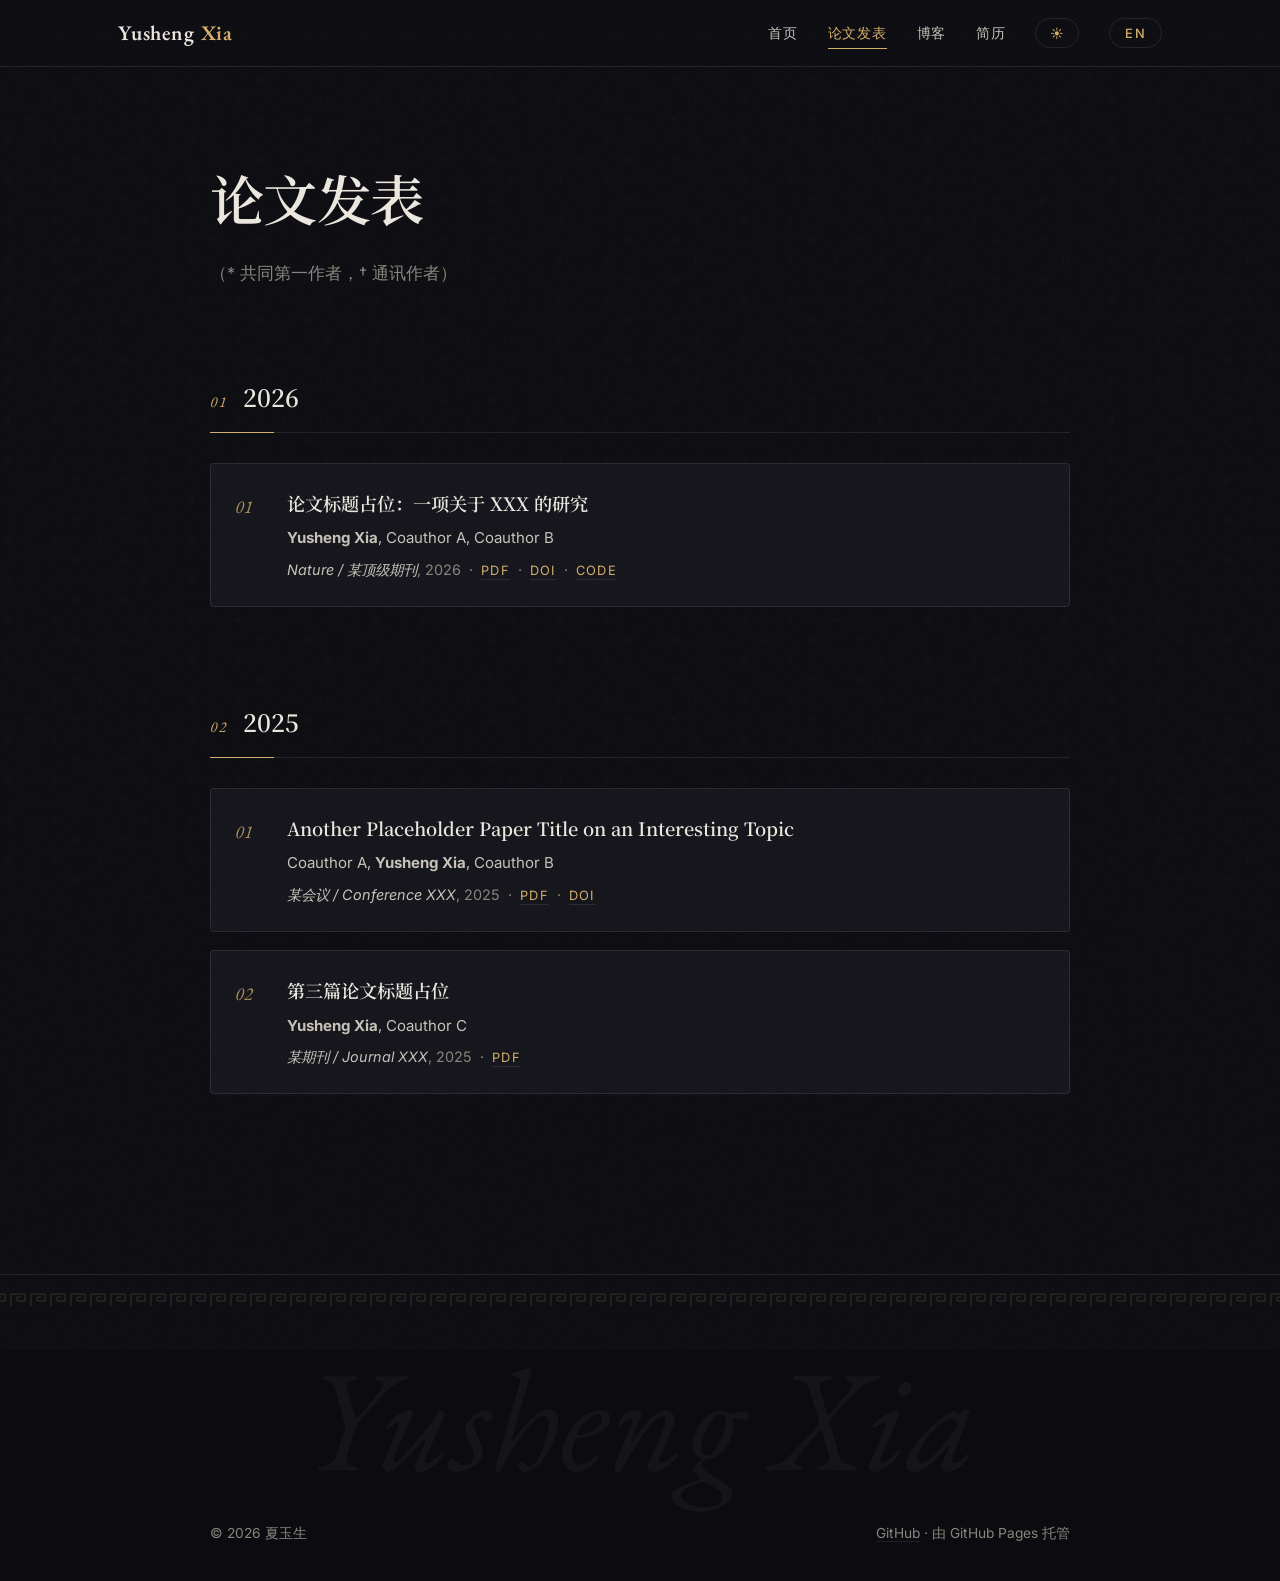
<file: publications.html>
<!DOCTYPE html>
<html lang="zh-CN" data-lang="zh" data-theme="dark">
<head>
  <meta charset="UTF-8">
  <meta name="viewport" content="width=device-width, initial-scale=1.0">
  <title>论文发表 · Publications — Yusheng Xia</title>
  <link rel="preconnect" href="https://fonts.googleapis.com">
  <link rel="preconnect" href="https://fonts.gstatic.com" crossorigin>
  <link href="https://fonts.googleapis.com/css2?family=EB+Garamond:ital,wght@0,400;0,500;0,600;1,400&family=Noto+Serif+SC:wght@400;500;600;700&family=Inter:wght@300;400;500&display=swap" rel="stylesheet">
  <link rel="stylesheet" href="assets/css/style.css">
</head>
<body>
  <div class="grain" aria-hidden="true"></div>

  <nav class="nav">
    <div class="nav-inner">
      <a href="index.html" class="nav-brand">Yusheng <em>Xia</em></a>
      <div class="nav-links">
        <a href="index.html"><span class="lang lang-zh">首页</span><span class="lang lang-en">Home</span></a>
        <a href="publications.html" class="active"><span class="lang lang-zh">论文发表</span><span class="lang lang-en">Publications</span></a>
        <a href="blog.html"><span class="lang lang-zh">博客</span><span class="lang lang-en">Blog</span></a>
        <a href="cv.html"><span class="lang lang-zh">简历</span><span class="lang lang-en">CV</span></a>
        <button id="theme-toggle" class="theme-toggle" aria-label="Toggle theme">☀</button>
        <button id="lang-toggle" class="lang-toggle" aria-label="Switch language">EN</button>
      </div>
    </div>
  </nav>

  <main class="container page">
    <h1 class="page-title reveal">
      <span class="lang lang-zh">论文发表</span><span class="lang lang-en">Publications</span>
    </h1>
    <p class="page-sub reveal">
      <span class="lang lang-zh">（* 共同第一作者，† 通讯作者）</span>
      <span class="lang lang-en">(* equal contribution, † corresponding author)</span>
    </p>

    <section class="section reveal">
      <h2 class="section-title">2026</h2>
      <ul class="pub-list">
        <li class="pub-item">
          <p class="pub-title">论文标题占位：一项关于 XXX 的研究</p>
          <p class="pub-authors"><strong>Yusheng Xia</strong>, Coauthor A, Coauthor B</p>
          <p class="pub-venue"><em>Nature / 某顶级期刊</em>, 2026 &nbsp;·&nbsp; <a href="#">PDF</a> &nbsp;·&nbsp; <a href="#">DOI</a> &nbsp;·&nbsp; <a href="#">Code</a></p>
        </li>
      </ul>
    </section>

    <section class="section reveal">
      <h2 class="section-title">2025</h2>
      <ul class="pub-list">
        <li class="pub-item">
          <p class="pub-title">Another Placeholder Paper Title on an Interesting Topic</p>
          <p class="pub-authors">Coauthor A, <strong>Yusheng Xia</strong>, Coauthor B</p>
          <p class="pub-venue"><em>某会议 / Conference XXX</em>, 2025 &nbsp;·&nbsp; <a href="#">PDF</a> &nbsp;·&nbsp; <a href="#">DOI</a></p>
        </li>
        <li class="pub-item">
          <p class="pub-title">第三篇论文标题占位</p>
          <p class="pub-authors"><strong>Yusheng Xia</strong>, Coauthor C</p>
          <p class="pub-venue"><em>某期刊 / Journal XXX</em>, 2025 &nbsp;·&nbsp; <a href="#">PDF</a></p>
        </li>
      </ul>
    </section>
  </main>

  <footer class="footer">
    <div class="footer-watermark">Yusheng Xia</div>
    <div class="container footer-inner">
      <p><span class="lang lang-zh">© 2026 夏玉生</span><span class="lang lang-en">© 2026 Yusheng Xia</span></p>
      <p>
        <a href="https://github.com/yusheng-XIA" target="_blank" rel="noopener">GitHub</a>
        <span class="lang lang-zh"> · 由 GitHub Pages 托管</span><span class="lang lang-en"> · Hosted on GitHub Pages</span>
      </p>
    </div>
  </footer>

  <script src="assets/js/main.js"></script>
</body>
</html>
</file>
<file: assets/css/style.css>
/* ============================================================
   Yusheng Xia — Academic Site · "Modern Editorial" theme
   ============================================================ */

:root {
  --serif-en: "EB Garamond", "Noto Serif SC", Georgia, serif;
  --serif-zh: "Noto Serif SC", "EB Garamond", "Songti SC", serif;
  --display: "Cormorant Garamond", "EB Garamond", Georgia, serif;
  --sans: "Inter", -apple-system, "PingFang SC", "Microsoft YaHei", sans-serif;
  --mono: "SF Mono", Menlo, Consolas, monospace;
  --maxw: 860px;
  --ease: cubic-bezier(.22, .68, .26, .99);
}

/* ---------- themes ---------- */
html[data-theme="dark"] {
  --bg: #0b0b10;
  --bg-soft: #121218;
  --card: #13131a;
  --ink: #ece8df;
  --ink-soft: #c7c3b9;
  --muted: #88857c;
  --accent: #d4af6a;
  --accent-ink: #0b0b10;
  --line: rgba(236, 232, 223, .1);
  --glow: rgba(212, 175, 106, .07);
  --shadow: rgba(0, 0, 0, .5);
  --nav-bg: rgba(11, 11, 16, .82);
}
html[data-theme="light"] {
  --bg: #f6f3ec;
  --bg-soft: #efebe1;
  --card: #fffdf8;
  --ink: #16161e;
  --ink-soft: #3a3a46;
  --muted: #7b786e;
  --accent: #8c2f39;
  --accent-ink: #fffdf8;
  --line: rgba(22, 22, 30, .12);
  --glow: rgba(140, 47, 57, .05);
  --shadow: rgba(22, 22, 30, .12);
  --nav-bg: rgba(246, 243, 236, .85);
}

* { margin: 0; padding: 0; box-sizing: border-box; }

html { scroll-behavior: smooth; }

body {
  background: var(--bg);
  color: var(--ink);
  font-family: var(--sans);
  font-size: 16.5px;
  line-height: 1.75;
  -webkit-font-smoothing: antialiased;
  transition: background .4s ease, color .4s ease;
}

::selection { background: var(--accent); color: var(--accent-ink); }

::-webkit-scrollbar { width: 10px; }
::-webkit-scrollbar-track { background: var(--bg); }
::-webkit-scrollbar-thumb { background: var(--line); border-radius: 5px; }
::-webkit-scrollbar-thumb:hover { background: var(--accent); }

.container {
  max-width: var(--maxw);
  margin: 0 auto;
  padding: 0 26px;
}

a {
  color: var(--accent);
  text-decoration: none;
  transition: color .25s ease;
}

/* ---------- film grain overlay ---------- */
.grain {
  position: fixed;
  inset: -50%;
  z-index: 999;
  pointer-events: none;
  opacity: .05;
  background-image: url("data:image/svg+xml,%3Csvg xmlns='http://www.w3.org/2000/svg' width='300' height='300'%3E%3Cfilter id='n'%3E%3CfeTurbulence type='fractalNoise' baseFrequency='0.9' numOctaves='2'/%3E%3C/filter%3E%3Crect width='100%25' height='100%25' filter='url(%23n)'/%3E%3C/svg%3E");
  animation: grain 8s steps(10) infinite;
}
@keyframes grain {
  0%, 100% { transform: translate(0, 0); }
  20% { transform: translate(-3%, 2%); }
  40% { transform: translate(2%, -3%); }
  60% { transform: translate(-2%, -2%); }
  80% { transform: translate(3%, 3%); }
}

/* ---------- language toggle ---------- */
.lang { display: none; }
html[data-lang="zh"] .lang-zh { display: inline; }
html[data-lang="en"] .lang-en { display: inline; }

/* ---------- nav ---------- */
.nav {
  position: fixed;
  top: 0; left: 0; right: 0;
  z-index: 100;
  background: var(--nav-bg);
  backdrop-filter: blur(16px) saturate(1.4);
  -webkit-backdrop-filter: blur(16px) saturate(1.4);
  border-bottom: 1px solid var(--line);
  transition: background .4s ease;
}
.nav-inner {
  max-width: 1100px;
  margin: 0 auto;
  padding: 0 28px;
  height: 66px;
  display: flex;
  align-items: center;
  justify-content: space-between;
}
.nav-brand {
  font-family: var(--serif-en);
  font-size: 1.3rem;
  font-weight: 600;
  letter-spacing: .04em;
  color: var(--ink);
}
.nav-brand em {
  font-style: normal;
  color: var(--accent);
}
.nav-links {
  display: flex;
  align-items: center;
  gap: 30px;
}
.nav-links a {
  font-size: .88rem;
  letter-spacing: .05em;
  color: var(--ink-soft);
  position: relative;
  padding: 4px 0;
}
.nav-links a::after {
  content: "";
  position: absolute;
  left: 0; bottom: 0;
  width: 100%; height: 1px;
  background: var(--accent);
  transform: scaleX(0);
  transform-origin: right;
  transition: transform .35s var(--ease);
}
.nav-links a:hover::after,
.nav-links a.active::after { transform: scaleX(1); transform-origin: left; }
.nav-links a.active { color: var(--accent); }

.lang-toggle, .theme-toggle {
  font-family: var(--sans);
  font-size: .8rem;
  font-weight: 500;
  letter-spacing: .1em;
  color: var(--accent);
  background: transparent;
  border: 1px solid var(--line);
  border-radius: 999px;
  width: 44px; height: 30px;
  cursor: pointer;
  transition: all .25s ease;
  display: inline-flex;
  align-items: center;
  justify-content: center;
}
.lang-toggle { width: auto; padding: 0 15px; }
.lang-toggle:hover, .theme-toggle:hover {
  border-color: var(--accent);
  box-shadow: 0 0 18px var(--glow);
}

/* ---------- hero ---------- */
.hero {
  position: relative;
  padding: 190px 0 0;
  overflow: hidden;
  background:
    radial-gradient(ellipse 55% 45% at 75% 0%, var(--glow), transparent 70%),
    var(--bg);
}
.hero::before {
  content: "";
  position: absolute;
  top: 0; left: 50%;
  width: 1px; height: 110px;
  background: linear-gradient(to bottom, transparent, var(--accent));
  opacity: .5;
}
.hero-kicker {
  font-size: .82rem;
  letter-spacing: .34em;
  text-transform: uppercase;
  color: var(--accent);
  margin-bottom: 26px;
}
.hero-name {
  font-family: var(--serif-zh);
  font-size: clamp(3rem, 8vw, 5.2rem);
  font-weight: 600;
  line-height: 1.08;
  letter-spacing: .01em;
  margin-bottom: 24px;
}
html[data-lang="en"] .hero-name {
  font-family: var(--display);
  font-weight: 400;
  font-style: italic;
  letter-spacing: -.015em;
}
.hero-title {
  font-family: var(--serif-zh);
  font-style: italic;
  font-size: 1.15rem;
  color: var(--ink-soft);
  margin-bottom: 30px;
}
html[data-lang="en"] .hero-title { font-family: var(--serif-en); }
.hero-bio {
  max-width: 640px;
  color: var(--muted);
  font-size: .99rem;
  margin-bottom: 40px;
}
.hero-links {
  display: flex;
  flex-wrap: wrap;
  gap: 12px;
  padding-bottom: 90px;
}
.hero-links a {
  font-size: .88rem;
  letter-spacing: .06em;
  padding: 9px 22px;
  border: 1px solid var(--line);
  border-radius: 999px;
  color: var(--ink-soft);
  transition: all .3s var(--ease);
}
.hero-links a:hover {
  border-color: var(--accent);
  color: var(--accent);
  transform: translateY(-2px);
  box-shadow: 0 6px 22px var(--glow);
}

/* ---------- hero grid & portrait ---------- */
.hero-grid {
  display: grid;
  grid-template-columns: 1.65fr 1fr;
  gap: 56px;
  align-items: center;
}
.portrait { position: relative; z-index: 2; }
.portrait img {
  width: 100%;
  max-width: 300px;
  display: block;
  margin-left: auto;
  border-radius: 150px 150px 10px 10px;
  border: 1px solid var(--line);
  box-shadow: 0 24px 60px var(--shadow);
  transition: transform .5s var(--ease), box-shadow .5s var(--ease);
}
.portrait:hover img {
  transform: translateY(-6px);
  box-shadow: 0 32px 70px var(--shadow);
}
.portrait::before {
  content: "";
  position: absolute;
  inset: 14px -14px -14px 14px;
  border: 1px solid var(--accent);
  border-radius: 150px 150px 10px 10px;
  opacity: .35;
  z-index: -1;
}

/* ---------- research figures ---------- */
.figure-grid {
  display: grid;
  grid-template-columns: repeat(auto-fit, minmax(210px, 1fr));
  gap: 18px;
}
.figure-card {
  background: var(--card);
  border: 1px solid var(--line);
  border-radius: 6px;
  padding: 20px 18px 16px;
  color: var(--ink-soft);
  transition: all .35s var(--ease);
}
.figure-card:hover {
  transform: translateY(-4px);
  box-shadow: 0 14px 40px var(--shadow);
  border-color: var(--accent);
}
.figure-card svg { width: 100%; height: auto; display: block; }
.figure-card figcaption {
  font-size: .84rem;
  color: var(--muted);
  margin-top: 14px;
  text-align: center;
  letter-spacing: .03em;
}
.figure-note {
  margin-top: 14px;
  font-size: .85rem;
  color: var(--muted);
  font-style: italic;
}

/* ---------- marquee ---------- */
.marquee {
  border-top: 1px solid var(--line);
  border-bottom: 1px solid var(--line);
  overflow: hidden;
  padding: 18px 0;
  white-space: nowrap;
}
.marquee-track {
  display: inline-block;
  animation: marquee 42s linear infinite;
}
.marquee-track span {
  font-family: var(--serif-en);
  font-style: italic;
  font-size: 1.05rem;
  letter-spacing: .12em;
  color: var(--muted);
  padding-right: 8px;
}
.marquee-track b {
  color: var(--accent);
  font-weight: 400;
  padding: 0 18px;
}
@keyframes marquee {
  from { transform: translateX(0); }
  to { transform: translateX(-50%); }
}

/* ---------- sections ---------- */
.section { padding: 64px 0 12px; counter-increment: sec; }
main { counter-reset: sec; }

.section-title {
  font-family: var(--serif-zh);
  font-size: 1.5rem;
  font-weight: 600;
  margin-bottom: 30px;
  padding-bottom: 14px;
  border-bottom: 1px solid var(--line);
  position: relative;
  display: flex;
  align-items: baseline;
  gap: 16px;
}
html[data-lang="en"] .section-title { font-family: var(--serif-en); }
.section-title::before {
  content: "0" counter(sec);
  font-family: var(--serif-en);
  font-style: italic;
  font-weight: 400;
  font-size: .95rem;
  color: var(--accent);
  letter-spacing: .1em;
}
.section-title::after {
  content: "";
  position: absolute;
  left: 0; bottom: -1px;
  width: 64px; height: 1px;
  background: var(--accent);
}

/* ---------- chips ---------- */
.chips { display: flex; flex-wrap: wrap; gap: 12px; }
.chip {
  font-size: .92rem;
  padding: 9px 22px;
  background: var(--card);
  border: 1px solid var(--line);
  border-radius: 999px;
  color: var(--ink-soft);
  transition: all .3s var(--ease);
}
.chip:hover {
  border-color: var(--accent);
  color: var(--accent);
  transform: translateY(-2px);
  box-shadow: 0 6px 20px var(--glow);
}

/* ---------- news ---------- */
.news-list { list-style: none; }
.news-list li {
  display: flex;
  gap: 24px;
  padding: 15px 0;
  border-bottom: 1px solid var(--line);
  align-items: baseline;
  transition: padding-left .3s var(--ease);
}
.news-list li:hover { padding-left: 8px; }
.news-list li:last-child { border-bottom: none; }
.news-date {
  flex-shrink: 0;
  font-family: var(--serif-en);
  font-style: italic;
  font-size: .95rem;
  color: var(--accent);
  min-width: 76px;
}

/* ---------- publications ---------- */
.pub-list { list-style: none; counter-reset: pub; }
.pub-item {
  position: relative;
  padding: 26px 28px 24px 76px;
  margin-bottom: 18px;
  background: var(--card);
  border: 1px solid var(--line);
  border-radius: 4px;
  counter-increment: pub;
  transition: all .35s var(--ease);
  overflow: hidden;
}
.pub-item::before {
  content: counter(pub, decimal-leading-zero);
  position: absolute;
  left: 24px; top: 26px;
  font-family: var(--serif-en);
  font-style: italic;
  font-size: 1.15rem;
  color: var(--accent);
  opacity: .8;
}
.pub-item::after {
  content: "";
  position: absolute;
  left: 0; top: 0; bottom: 0;
  width: 2px;
  background: var(--accent);
  transform: scaleY(0);
  transition: transform .35s var(--ease);
}
.pub-item:hover {
  transform: translateY(-3px);
  box-shadow: 0 14px 40px var(--shadow);
  border-color: var(--line);
}
.pub-item:hover::after { transform: scaleY(1); }
.pub-title {
  font-family: var(--serif-zh);
  font-size: 1.14rem;
  font-weight: 600;
  line-height: 1.5;
  margin-bottom: 8px;
}
html[data-lang="en"] .pub-title { font-family: var(--serif-en); }
.pub-authors { font-size: .94rem; color: var(--ink-soft); margin-bottom: 5px; }
.pub-venue { font-size: .9rem; color: var(--muted); }
.pub-venue em { color: var(--ink-soft); }
.pub-venue a {
  font-size: .8rem;
  letter-spacing: .1em;
  text-transform: uppercase;
  border-bottom: 1px solid var(--line);
  padding-bottom: 1px;
}
.pub-venue a:hover { border-bottom-color: var(--accent); }

.more-link { margin-top: 14px; font-size: .95rem; }
.more-link a {
  display: inline-flex;
  align-items: center;
  gap: 6px;
  border-bottom: 1px solid var(--line);
  padding-bottom: 2px;
  transition: gap .3s var(--ease), border-color .3s;
}
.more-link a:hover { gap: 12px; border-bottom-color: var(--accent); }

/* ---------- page (inner pages) ---------- */
.page { padding: 150px 0 60px; min-height: 62vh; }
.page-title {
  font-family: var(--serif-zh);
  font-size: clamp(2.4rem, 6vw, 3.4rem);
  font-weight: 600;
  margin-bottom: 14px;
  letter-spacing: -.01em;
}
html[data-lang="en"] .page-title { font-family: var(--serif-en); }
.page-sub { color: var(--muted); margin-bottom: 24px; }

/* ---------- cv ---------- */
.cv-list { list-style: none; }
.cv-list li {
  padding: 18px 0;
  border-bottom: 1px solid var(--line);
  transition: padding-left .3s var(--ease);
}
.cv-list li:hover { padding-left: 8px; }
.cv-list li:last-child { border-bottom: none; }
.cv-row {
  display: flex;
  justify-content: space-between;
  align-items: baseline;
  gap: 16px;
  flex-wrap: wrap;
}
.cv-date {
  font-family: var(--serif-en);
  font-style: italic;
  font-size: .92rem;
  color: var(--accent);
  white-space: nowrap;
}
.cv-detail { font-size: .95rem; color: var(--muted); margin-top: 3px; }

/* ---------- blog list ---------- */
.post-list { padding-top: 14px; }
.post-card {
  display: block;
  padding: 34px 0;
  border-bottom: 1px solid var(--line);
  color: var(--ink);
}
.post-card:hover .post-card-title { color: var(--accent); transform: translateX(8px); }
.post-card-date {
  font-family: var(--serif-en);
  font-style: italic;
  font-size: .88rem;
  color: var(--accent);
  letter-spacing: .08em;
  margin-bottom: 8px;
}
.post-card-title {
  font-family: var(--serif-zh);
  font-size: 1.5rem;
  font-weight: 600;
  margin-bottom: 10px;
  transition: color .3s ease, transform .35s var(--ease);
}
html[data-lang="en"] .post-card-title { font-family: var(--serif-en); }
.post-card-summary { color: var(--muted); font-size: .96rem; }

/* ---------- article ---------- */
.back-link { margin-bottom: 36px; font-size: .9rem; letter-spacing: .04em; }
.article { padding-bottom: 50px; }
.article h1 {
  font-family: var(--serif-zh);
  font-size: 2.3rem;
  font-weight: 600;
  line-height: 1.28;
  margin-bottom: 10px;
  letter-spacing: -.01em;
}
html[data-lang="en"] .article h1 { font-family: var(--serif-en); }
.article .article-date {
  font-family: var(--serif-en);
  font-style: italic;
  color: var(--accent);
  font-size: .95rem;
  margin-bottom: 38px;
  display: block;
}
.article h2 {
  font-family: var(--serif-zh);
  font-size: 1.5rem;
  margin: 46px 0 16px;
  padding-bottom: 10px;
  border-bottom: 1px solid var(--line);
}
html[data-lang="en"] .article h2 { font-family: var(--serif-en); }
.article h3 { font-size: 1.15rem; margin: 30px 0 12px; }
.article p { margin-bottom: 17px; color: var(--ink-soft); }
.article ul, .article ol { margin: 0 0 17px 24px; color: var(--ink-soft); }
.article li { margin-bottom: 6px; }
.article a { border-bottom: 1px solid var(--line); }
.article a:hover { border-bottom-color: var(--accent); }
.article blockquote {
  margin: 28px 0;
  padding: 18px 26px;
  border-left: 2px solid var(--accent);
  background: var(--bg-soft);
  border-radius: 0 6px 6px 0;
  color: var(--ink-soft);
  font-family: var(--serif-zh);
  font-style: italic;
}
.article code {
  font-family: var(--mono);
  font-size: .88em;
  background: var(--bg-soft);
  border: 1px solid var(--line);
  padding: 2px 7px;
  border-radius: 4px;
}
.article pre {
  background: #101018;
  border: 1px solid var(--line);
  color: #e8e6e0;
  padding: 20px 24px;
  border-radius: 8px;
  overflow-x: auto;
  margin-bottom: 22px;
}
.article pre code { background: none; border: none; padding: 0; color: inherit; }
.article img { max-width: 100%; border-radius: 6px; margin: 18px 0; }
.article hr { border: none; border-top: 1px solid var(--line); margin: 40px 0; }

/* ---------- genomic ornaments ---------- */
.hero { position: relative; }
.hero .container { position: relative; z-index: 2; }

.seq-texture {
  position: absolute;
  top: 12%;
  right: -4%;
  z-index: 1;
  font-family: var(--mono);
  font-size: .78rem;
  letter-spacing: .32em;
  line-height: 2.6;
  color: var(--accent);
  opacity: .08;
  transform: rotate(-7deg);
  white-space: pre;
  pointer-events: none;
  user-select: none;
  mask-image: linear-gradient(to bottom, transparent, #000 25%, #000 75%, transparent);
  -webkit-mask-image: linear-gradient(to bottom, transparent, #000 25%, #000 75%, transparent);
}

.helix {
  position: absolute;
  top: 40px;
  right: 4%;
  z-index: 1;
  height: 78%;
  color: var(--accent);
  opacity: .16;
  pointer-events: none;
  stroke: currentColor;
  stroke-width: 1.6;
  fill: none;
}
.helix circle { fill: currentColor; stroke: none; }
.helix line { stroke-width: 1; opacity: .7; }

/* ---------- single-cell cartoon texture ---------- */
.cells-texture {
  position: absolute;
  left: -3%;
  top: 15%;
  z-index: 1;
  width: 300px;
  color: var(--accent);
  opacity: .13;
  transform: rotate(6deg);
  pointer-events: none;
  user-select: none;
}
.cells-texture .membrane { fill: none; stroke: currentColor; stroke-width: 1.3; }
.cells-texture .nucleus { fill: currentColor; opacity: .5; }
.cells-texture .transcripts circle { fill: currentColor; opacity: .8; }

/* ---------- spatial-spot page underlay (Visium-style hex lattice) ---------- */
body::before {
  content: "";
  position: fixed;
  inset: 0;
  z-index: 0;
  pointer-events: none;
  background: var(--accent);
  opacity: .045;
  -webkit-mask: url("data:image/svg+xml,%3Csvg xmlns='http://www.w3.org/2000/svg' width='46' height='40'%3E%3Cg fill='none' stroke='black' stroke-width='1'%3E%3Ccircle cx='11.5' cy='10' r='2.4'/%3E%3Ccircle cx='34.5' cy='30' r='2.4'/%3E%3C/g%3E%3C/svg%3E") repeat center / 46px 40px;
  mask: url("data:image/svg+xml,%3Csvg xmlns='http://www.w3.org/2000/svg' width='46' height='40'%3E%3Cg fill='none' stroke='black' stroke-width='1'%3E%3Ccircle cx='11.5' cy='10' r='2.4'/%3E%3Ccircle cx='34.5' cy='30' r='2.4'/%3E%3C/g%3E%3C/svg%3E") repeat center / 46px 40px;
}

/* ---------- spatial tissue-section band ---------- */
.tissue-band {
  padding: 40px 0 6px;
  color: var(--accent);
  opacity: .3;
}
.tissue-band svg { width: 100%; height: auto; display: block; }

/* ---------- editorial grid lines ---------- */
.grid-lines {
  position: fixed;
  top: 0; bottom: 0;
  left: 50%;
  transform: translateX(-50%);
  width: min(920px, calc(100% - 72px));
  z-index: 0;
  pointer-events: none;
  border-left: 1px solid var(--line);
  border-right: 1px solid var(--line);
  opacity: .55;
}

/* ---------- side rails ---------- */
.rail {
  position: fixed;
  bottom: 0;
  z-index: 90;
  display: flex;
  flex-direction: column;
  align-items: center;
  gap: 20px;
}
.rail-left { left: 30px; }
.rail-right { right: 30px; }
.rail a {
  color: var(--muted);
  display: flex;
  transition: color .25s ease, transform .25s var(--ease);
}
.rail a:hover { color: var(--accent); transform: translateY(-3px); }
.rail-line {
  width: 1px;
  height: 92px;
  background: var(--muted);
  opacity: .45;
}
.rail-mail {
  writing-mode: vertical-rl;
  font-family: var(--serif-en);
  font-style: italic;
  font-size: .85rem;
  letter-spacing: .14em;
}

/* ---------- scroll progress & hint ---------- */
.scroll-progress {
  position: fixed;
  top: 0; left: 0;
  height: 2px;
  width: 0;
  background: var(--accent);
  z-index: 200;
  transition: width .1s linear;
}
.scroll-hint {
  position: relative;
  z-index: 2;
  display: flex;
  flex-direction: column;
  align-items: center;
  gap: 12px;
  width: max-content;
  margin: -34px auto 26px;
  color: var(--muted);
}
.scroll-hint-text {
  font-family: var(--serif-en);
  font-style: italic;
  font-size: .76rem;
  letter-spacing: .34em;
  text-transform: uppercase;
}
.scroll-hint-line {
  width: 1px;
  height: 46px;
  background: linear-gradient(to bottom, var(--accent), transparent);
  transform-origin: top;
  animation: scroll-pulse 2.2s var(--ease) infinite;
}
@keyframes scroll-pulse {
  0%, 100% { transform: scaleY(1); opacity: 1; }
  50% { transform: scaleY(.45); opacity: .4; }
}

/* ---------- research direction cards ---------- */
.dir-grid {
  display: grid;
  grid-template-columns: repeat(3, 1fr);
  gap: 18px;
}
.dir-card {
  position: relative;
  overflow: hidden;
  background: var(--card);
  border: 1px solid var(--line);
  border-radius: 8px;
  padding: 32px 26px 28px;
  transition: transform .35s var(--ease), border-color .35s, box-shadow .35s;
}
.dir-card::before {
  content: "";
  position: absolute;
  top: 0; left: 0; right: 0;
  height: 2px;
  background: linear-gradient(90deg, var(--accent), transparent);
  transform: scaleX(0);
  transform-origin: left;
  transition: transform .45s var(--ease);
}
.dir-card:hover {
  transform: translateY(-5px);
  border-color: var(--accent);
  box-shadow: 0 18px 46px var(--shadow);
}
.dir-card:hover::before { transform: scaleX(1); }
.dir-icon {
  width: 48px;
  height: 48px;
  color: var(--accent);
  opacity: .85;
  margin-bottom: 20px;
  transition: transform .35s var(--ease);
}
.dir-card:hover .dir-icon { transform: translateY(-3px) scale(1.06); }
.dir-icon svg { width: 100%; height: 100%; }
.dir-title {
  font-family: var(--serif-zh);
  font-size: 1.1rem;
  font-weight: 600;
  margin-bottom: 12px;
}
html[data-lang="en"] .dir-title { font-family: var(--serif-en); }
.dir-desc {
  font-size: .88rem;
  color: var(--muted);
  line-height: 1.7;
}

/* ---------- skill groups ---------- */
.skill-groups { display: grid; gap: 24px; }
.skill-label {
  font-family: var(--serif-en);
  font-style: italic;
  font-weight: 400;
  font-size: .95rem;
  letter-spacing: .1em;
  color: var(--accent);
  margin-bottom: 14px;
}

/* ---------- contact cta ---------- */
.contact-section {
  text-align: center;
  padding: 110px 0 30px;
}
.contact-kicker {
  font-family: var(--serif-en);
  font-style: italic;
  font-size: .88rem;
  letter-spacing: .3em;
  text-transform: uppercase;
  color: var(--accent);
  margin-bottom: 24px;
}
.contact-title {
  font-family: var(--serif-zh);
  font-size: clamp(2.3rem, 6vw, 3.7rem);
  font-weight: 600;
  line-height: 1.15;
  margin-bottom: 24px;
}
html[data-lang="en"] .contact-title {
  font-family: var(--display);
  font-weight: 400;
  font-style: italic;
  letter-spacing: -.01em;
}
.contact-sub {
  max-width: 540px;
  margin: 0 auto 44px;
  color: var(--muted);
}
.contact-btn {
  display: inline-block;
  font-size: .95rem;
  letter-spacing: .16em;
  padding: 17px 50px;
  border: 1px solid var(--accent);
  border-radius: 999px;
  color: var(--accent);
  transition: all .3s var(--ease);
}
.contact-btn:hover {
  background: var(--accent);
  color: var(--accent-ink);
  transform: translateY(-3px);
  box-shadow: 0 14px 40px var(--glow);
}

.ornament {
  display: flex;
  justify-content: center;
  padding: 34px 0 4px;
  color: var(--accent);
  opacity: .55;
}
.ornament svg {
  stroke: currentColor;
  stroke-width: 1.2;
  fill: none;
}
.ornament rect { fill: currentColor; stroke: none; opacity: .85; }
.ornament path { fill: currentColor; stroke: none; opacity: .7; }
.ornament circle { fill: currentColor; stroke: none; }

/* ---------- footer ---------- */
.footer {
  margin-top: 90px;
  border-top: 1px solid var(--line);
  position: relative;
  overflow: hidden;
}
.footer::before {
  content: "";
  display: block;
  height: 14px;
  margin-top: 18px;
  background: var(--accent);
  opacity: .22;
  -webkit-mask: url("data:image/svg+xml,%3Csvg xmlns='http://www.w3.org/2000/svg' width='20' height='14'%3E%3Cpath d='M1,13 V1 H15 V8 H7 V4 H11' fill='none' stroke='black' stroke-width='1'/%3E%3C/svg%3E") repeat-x center / 20px 14px;
  mask: url("data:image/svg+xml,%3Csvg xmlns='http://www.w3.org/2000/svg' width='20' height='14'%3E%3Cpath d='M1,13 V1 H15 V8 H7 V4 H11' fill='none' stroke='black' stroke-width='1'/%3E%3C/svg%3E") repeat-x center / 20px 14px;
}
.footer-watermark {
  font-family: var(--serif-en);
  font-style: italic;
  font-size: clamp(4rem, 14vw, 9rem);
  line-height: 1;
  text-align: center;
  color: var(--ink);
  opacity: .045;
  white-space: nowrap;
  padding-top: 40px;
  user-select: none;
  pointer-events: none;
}
.footer-inner {
  display: flex;
  justify-content: space-between;
  align-items: center;
  flex-wrap: wrap;
  gap: 12px;
  padding: 30px 0 36px;
  font-size: .86rem;
  color: var(--muted);
}
.footer-inner a { color: var(--muted); border-bottom: 1px solid var(--line); }
.footer-inner a:hover { color: var(--accent); border-bottom-color: var(--accent); }

/* ---------- reveal animation ---------- */
.reveal {
  opacity: 0;
  transform: translateY(26px);
  transition: opacity .9s var(--ease), transform .9s var(--ease);
}
.reveal.visible {
  opacity: 1;
  transform: none;
}

/* ---------- responsive ---------- */
@media (max-width: 640px) {
  body { font-size: 15.5px; }
  .nav-inner { height: 58px; padding: 0 18px; }
  .nav-links { gap: 14px; }
  .nav-links a { font-size: .82rem; letter-spacing: 0; }
  .nav-brand { font-size: 1.05rem; }
  .hero { padding: 130px 0 0; }
  .hero-grid { grid-template-columns: 1fr; gap: 40px; }
  .portrait img { margin: 0 auto; max-width: 240px; }
  .helix { right: -10%; opacity: .1; }
  .seq-texture { display: none; }
  .cells-texture { display: none; }
  .hero-links { padding-bottom: 60px; }
  .news-list li { flex-direction: column; gap: 2px; }
  .pub-item { padding: 22px 20px 20px 58px; }
  .pub-item::before { left: 16px; }
  .post-card-title { font-size: 1.25rem; }
  .footer-inner { flex-direction: column; text-align: center; }
}

@media (max-width: 1240px) {
  .rail { display: none; }
}

@media (max-width: 900px) {
  .dir-grid { grid-template-columns: 1fr; }
  .grid-lines { width: calc(100% - 36px); }
}
</file>
